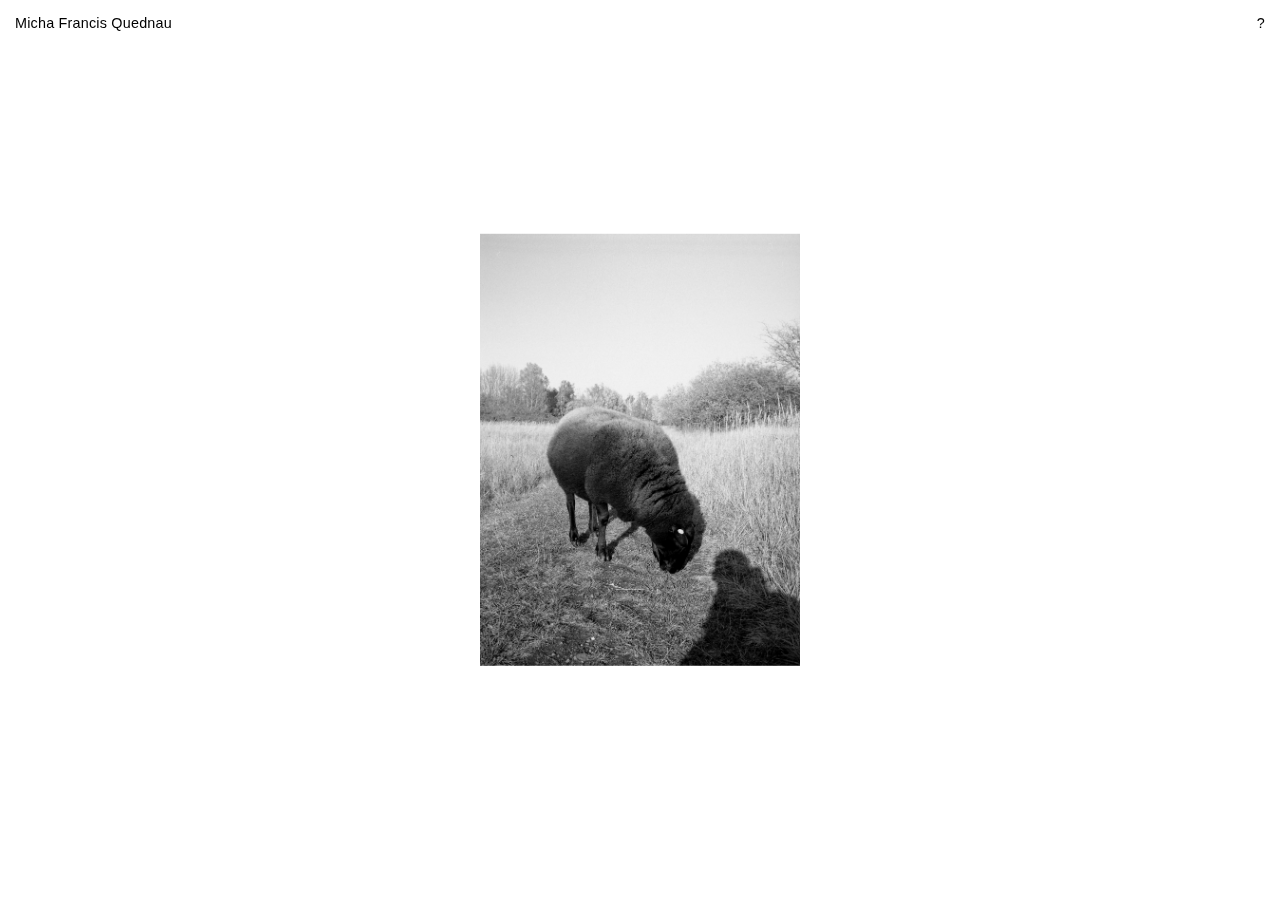
<file: index.html>
<!DOCTYPE html>
<html>
    <head>
        <link rel="stylesheet" href="stylesheet.css">
        <link rel="icon" type="image/png" href="/favicon.png"/>
        <title>M.F.Q.</title>
      </head>
<body>

<h1>Micha Francis Quednau</h1>
<h2><a href="about.html">?</a></h2>
<div id="info">
<img src="Neg_106.jpg">
</div>

</body>
</html>
</file>
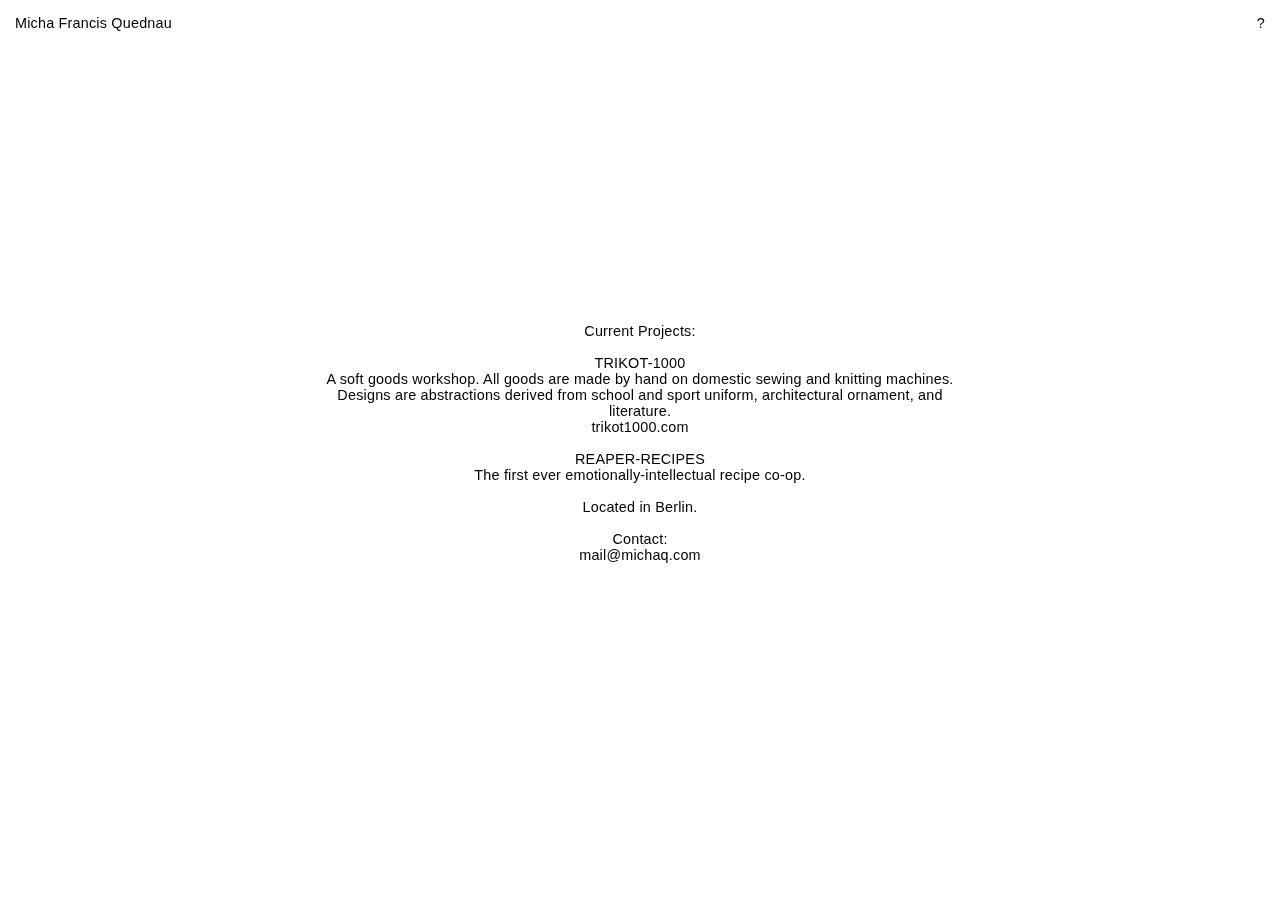
<file: about.html>
<!DOCTYPE html>
<html>
    <head>
        <link rel="stylesheet" href="stylesheet.css">
        <link rel="icon" type="image/png" href="/favicon.png"/>
        <title>M.F.Q.</title>
      </head>
<body>

<h1><a href="index.html">Micha Francis Quednau</a></h1>
<h2>?</h2>
<div id="info">
    Current Projects:
    <br><br>
    TRIKOT-1000
    <br>
    A soft goods workshop. All goods are made by hand on domestic sewing and knitting machines. Designs are abstractions derived from school and sport uniform, architectural ornament, and literature.
  <br><a href="https://www.trikot1000.com/">trikot1000.com</a><br><br>
    REAPER-RECIPES
    <br>
    The first ever emotionally-intellectual recipe co-op.
    <br><br>
    Located in Berlin.
    <br><br>
    Contact:
    <br>
    mail@michaq.com
    </p>
</div>

</body>
</html>
</file>
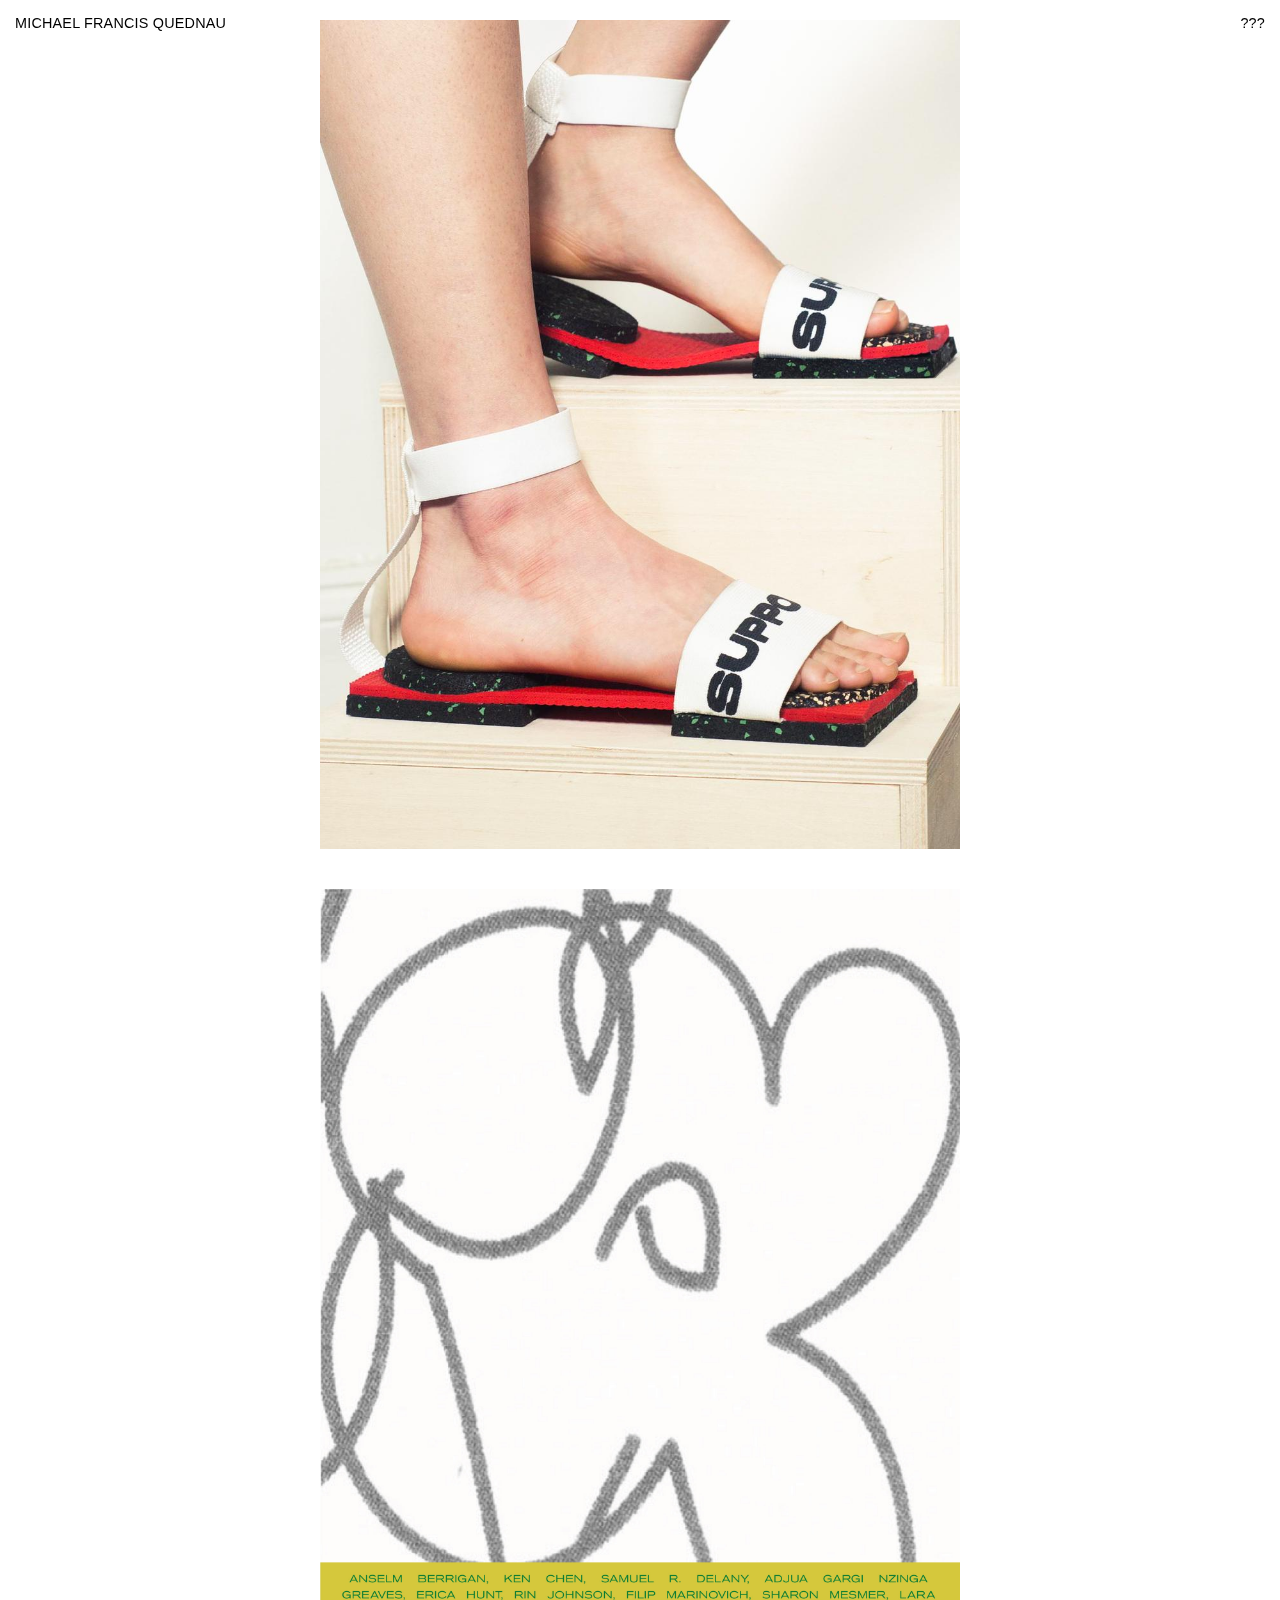
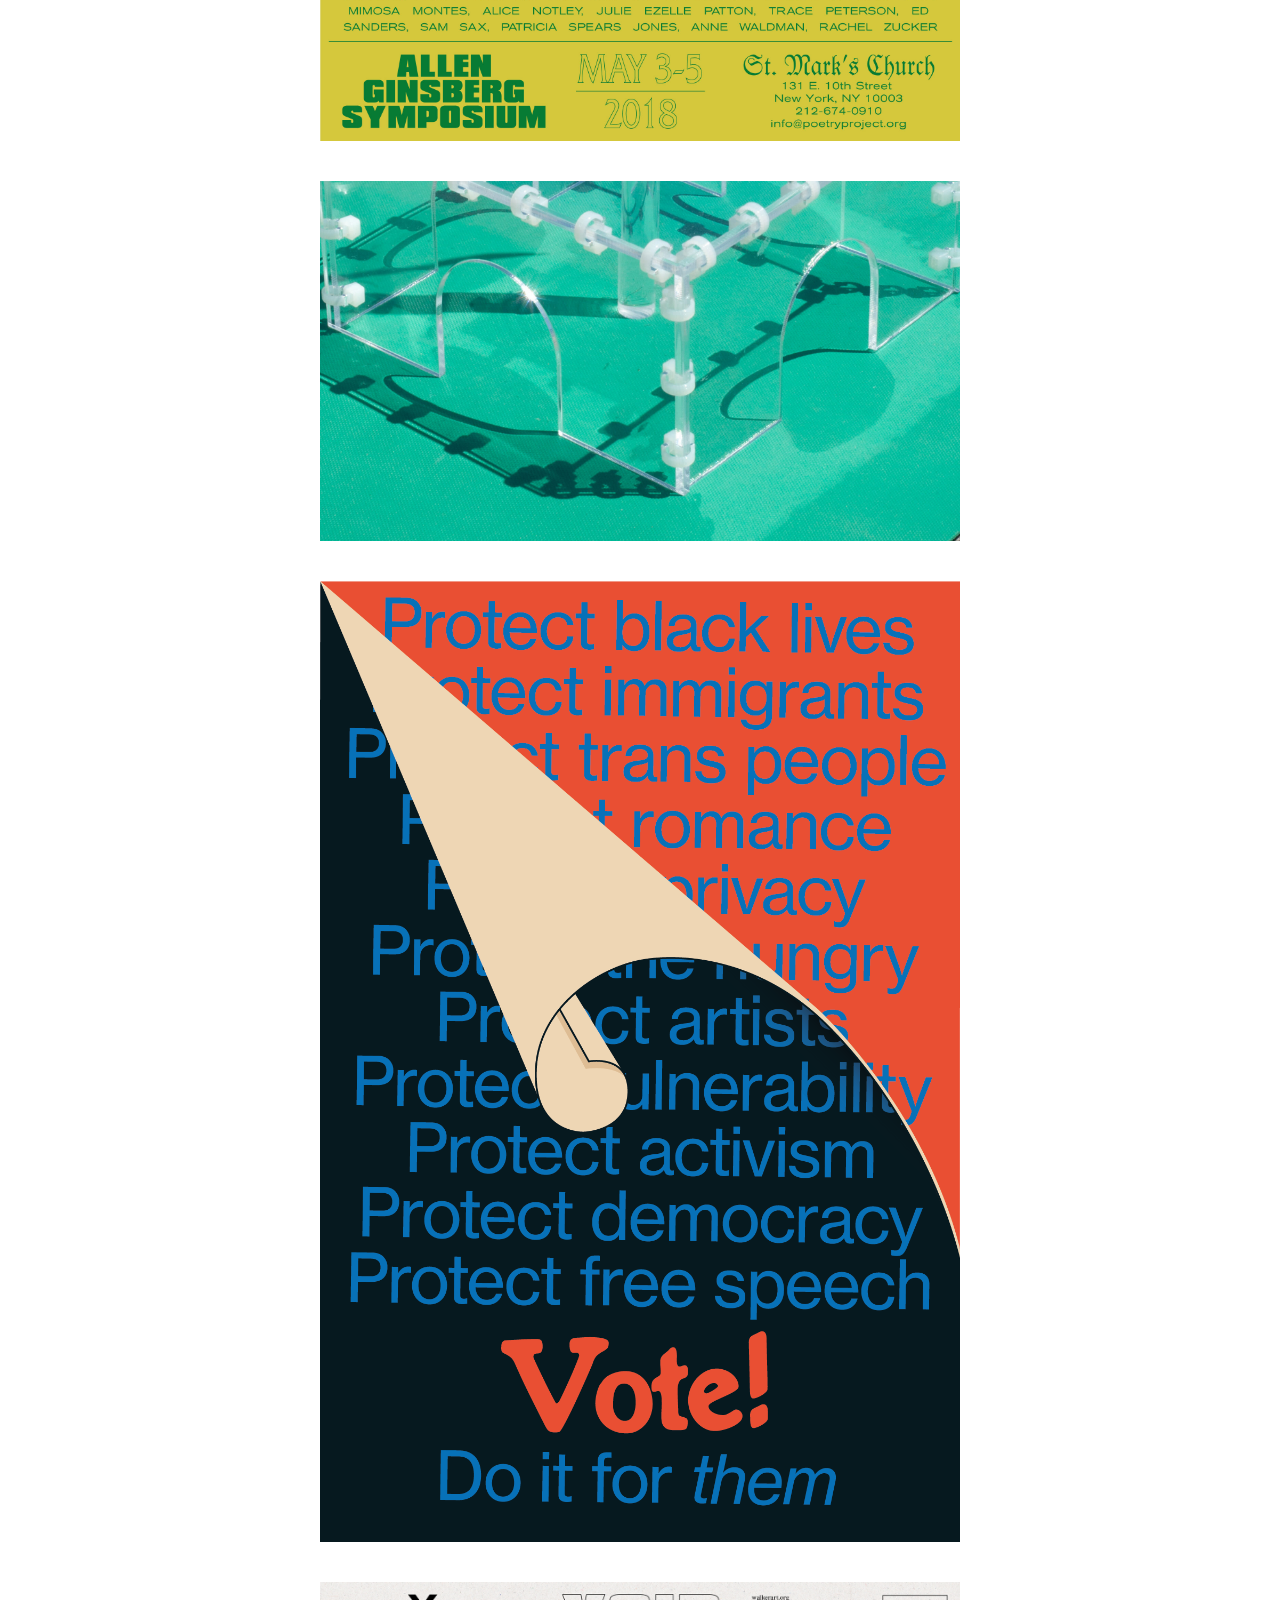
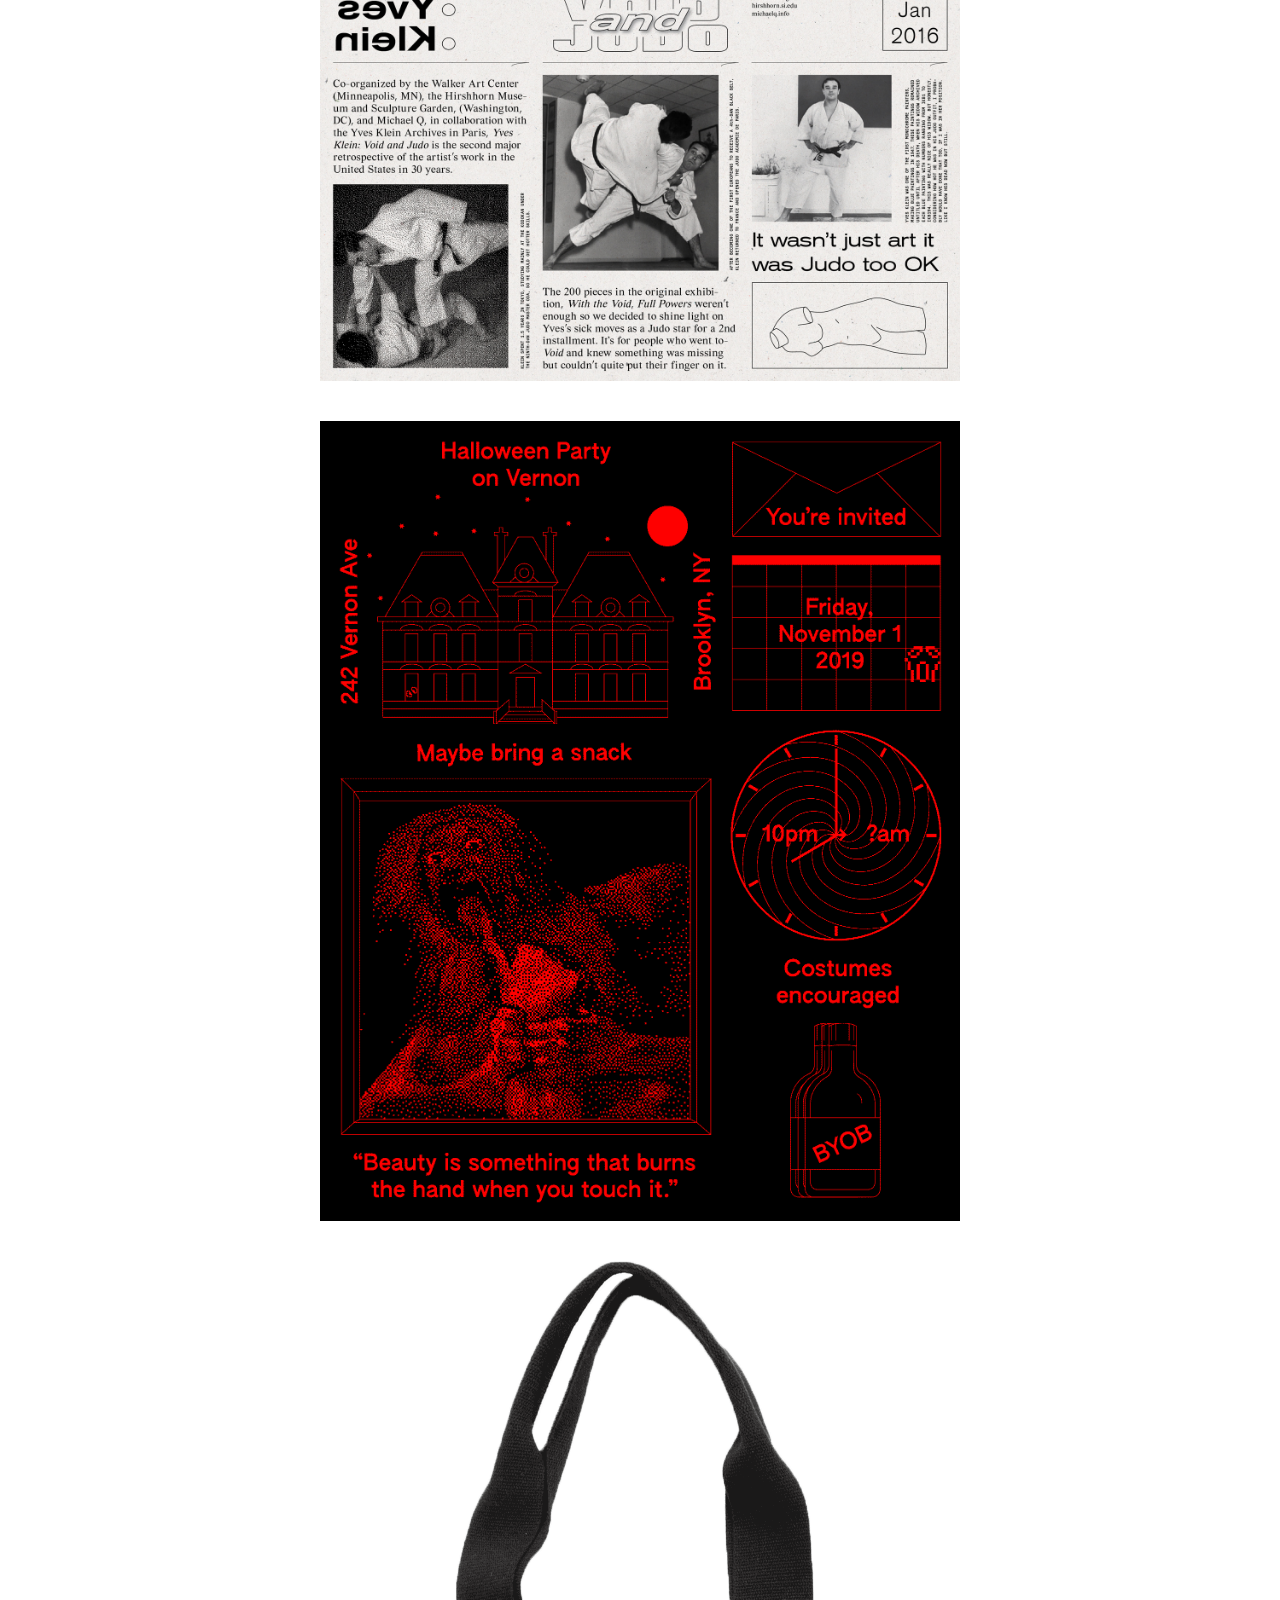
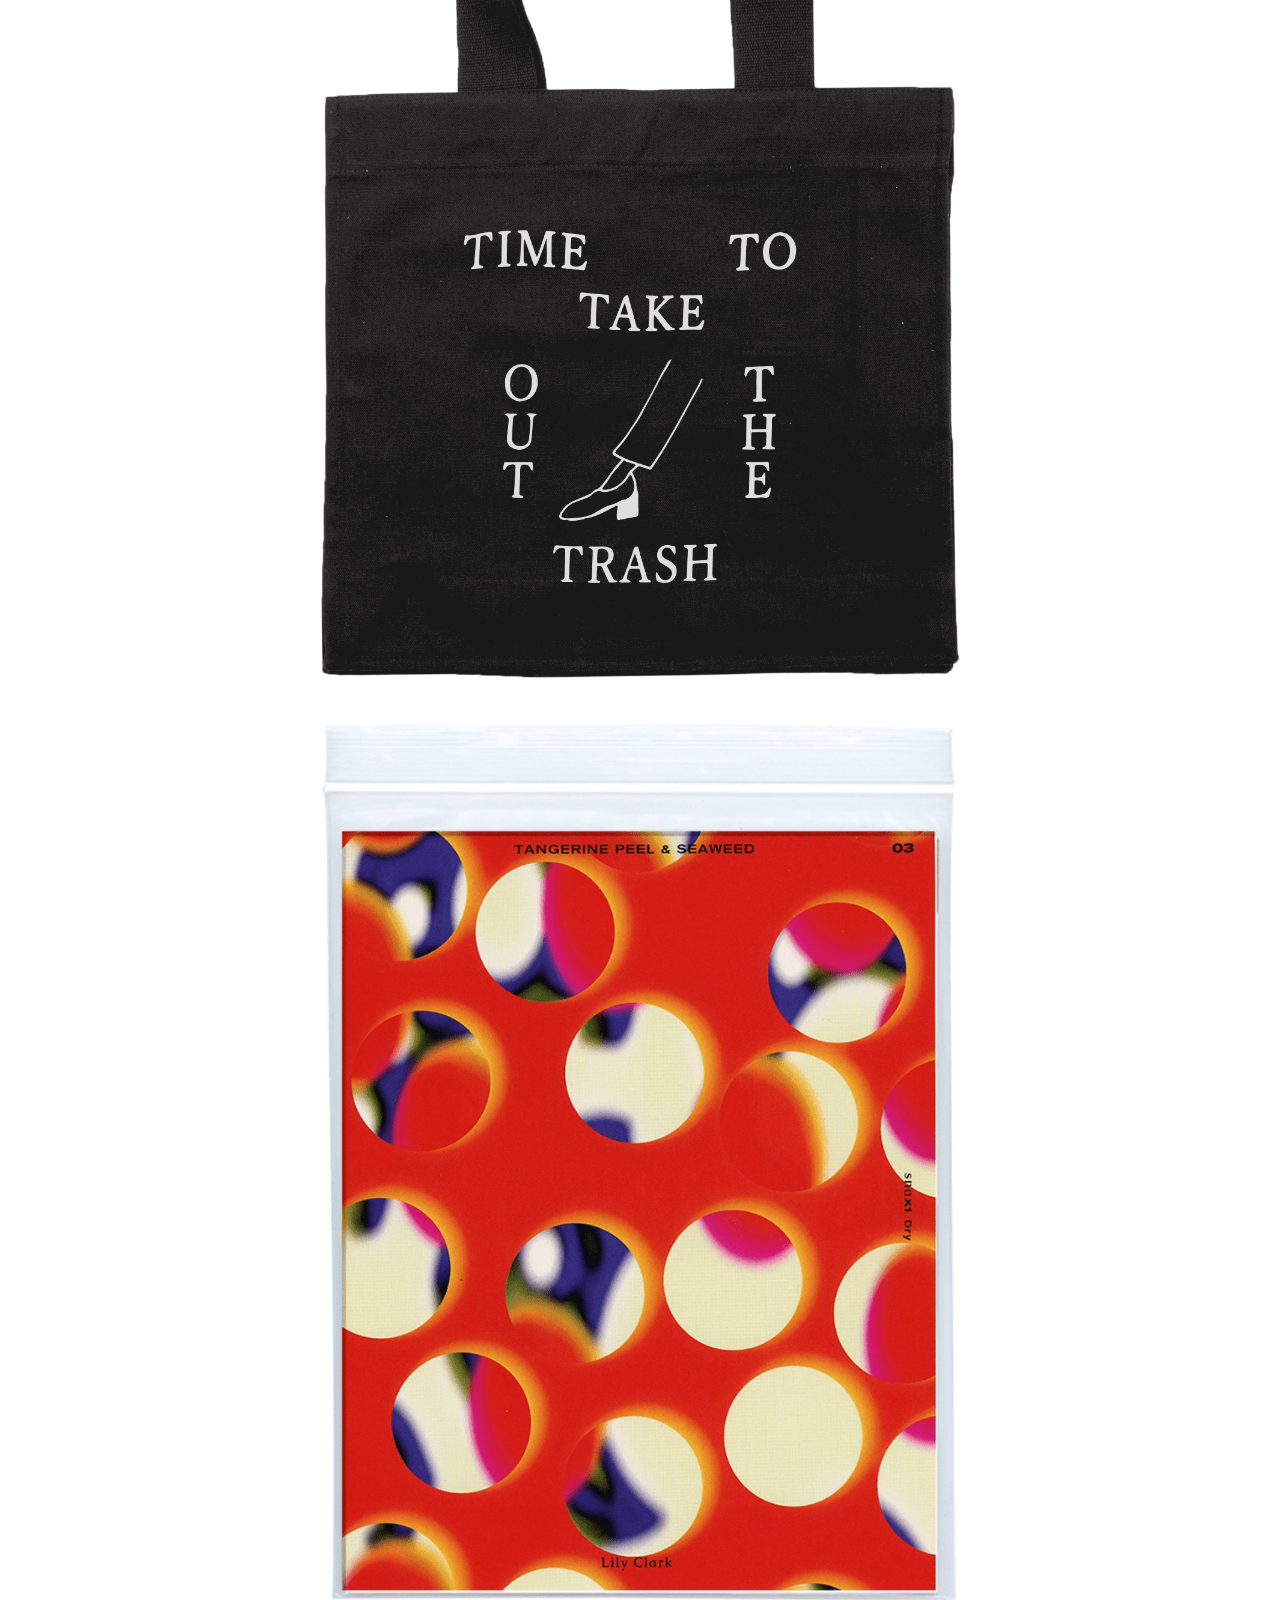
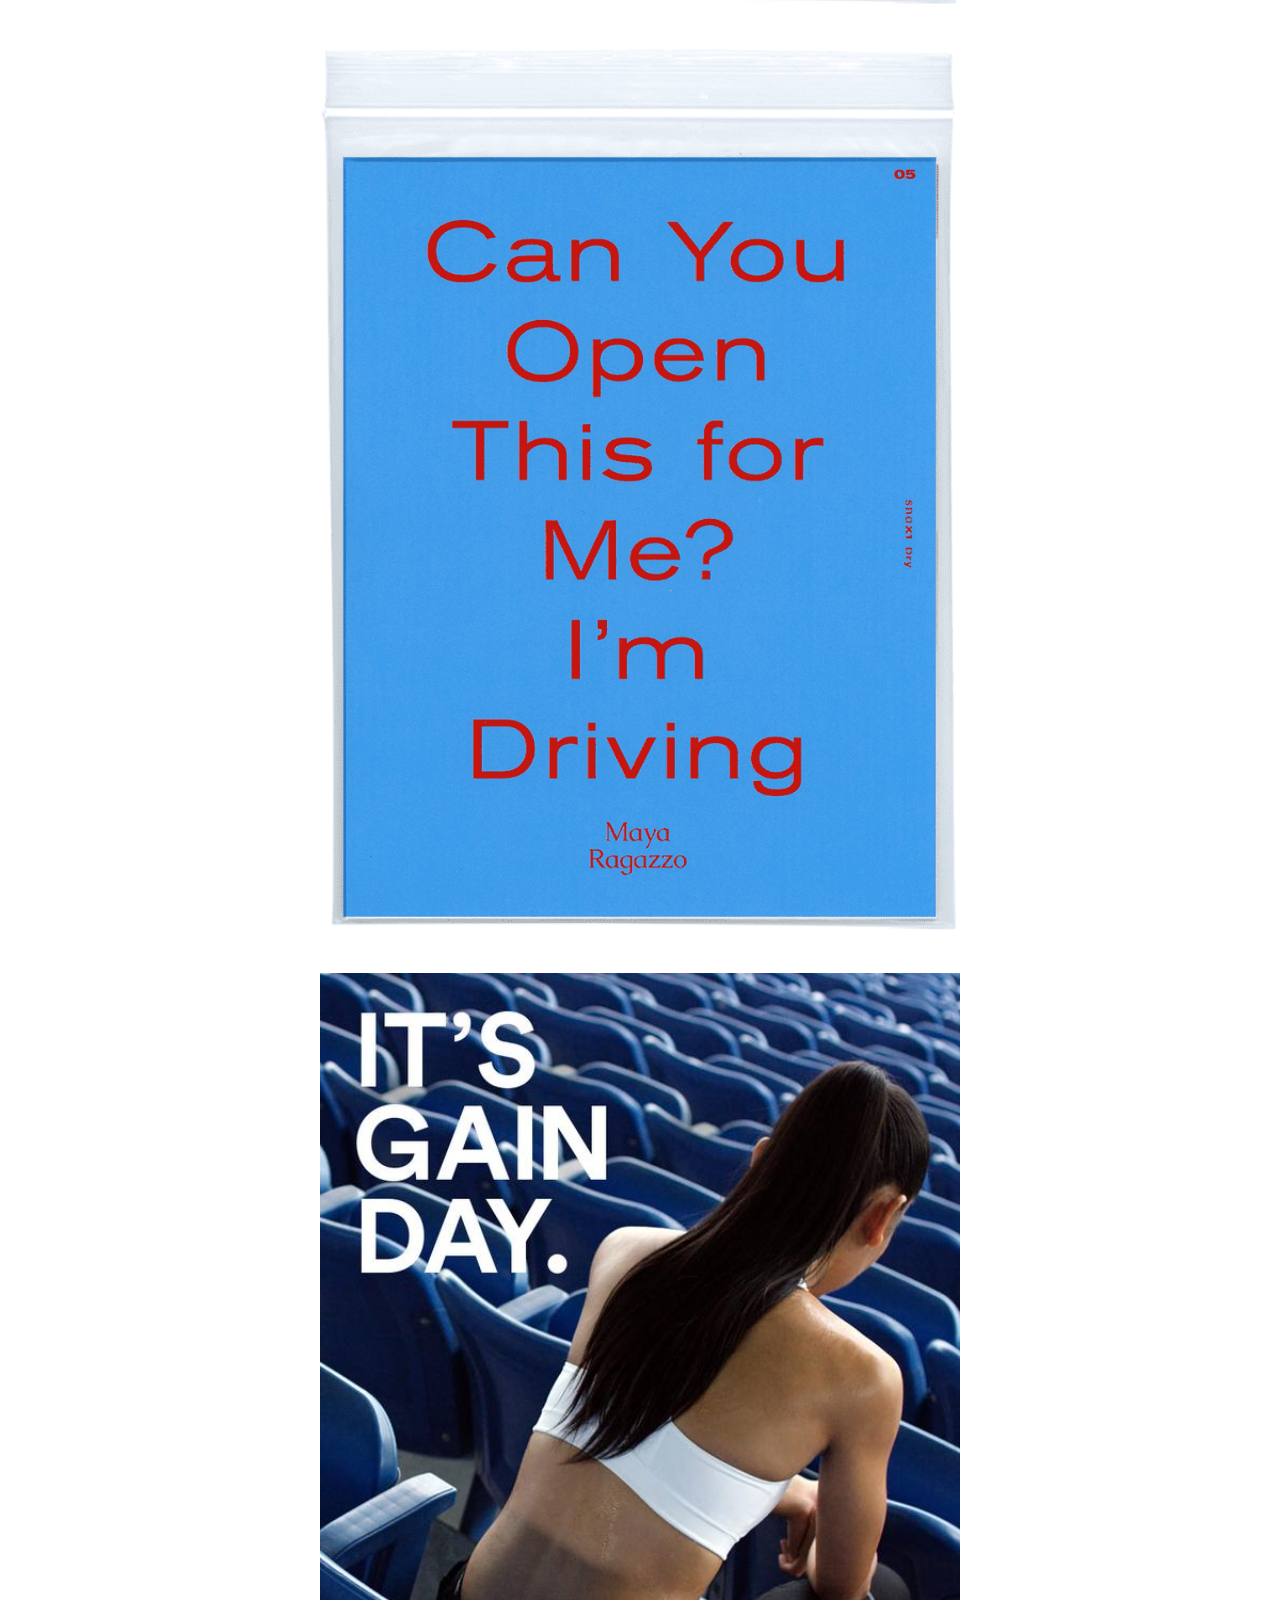
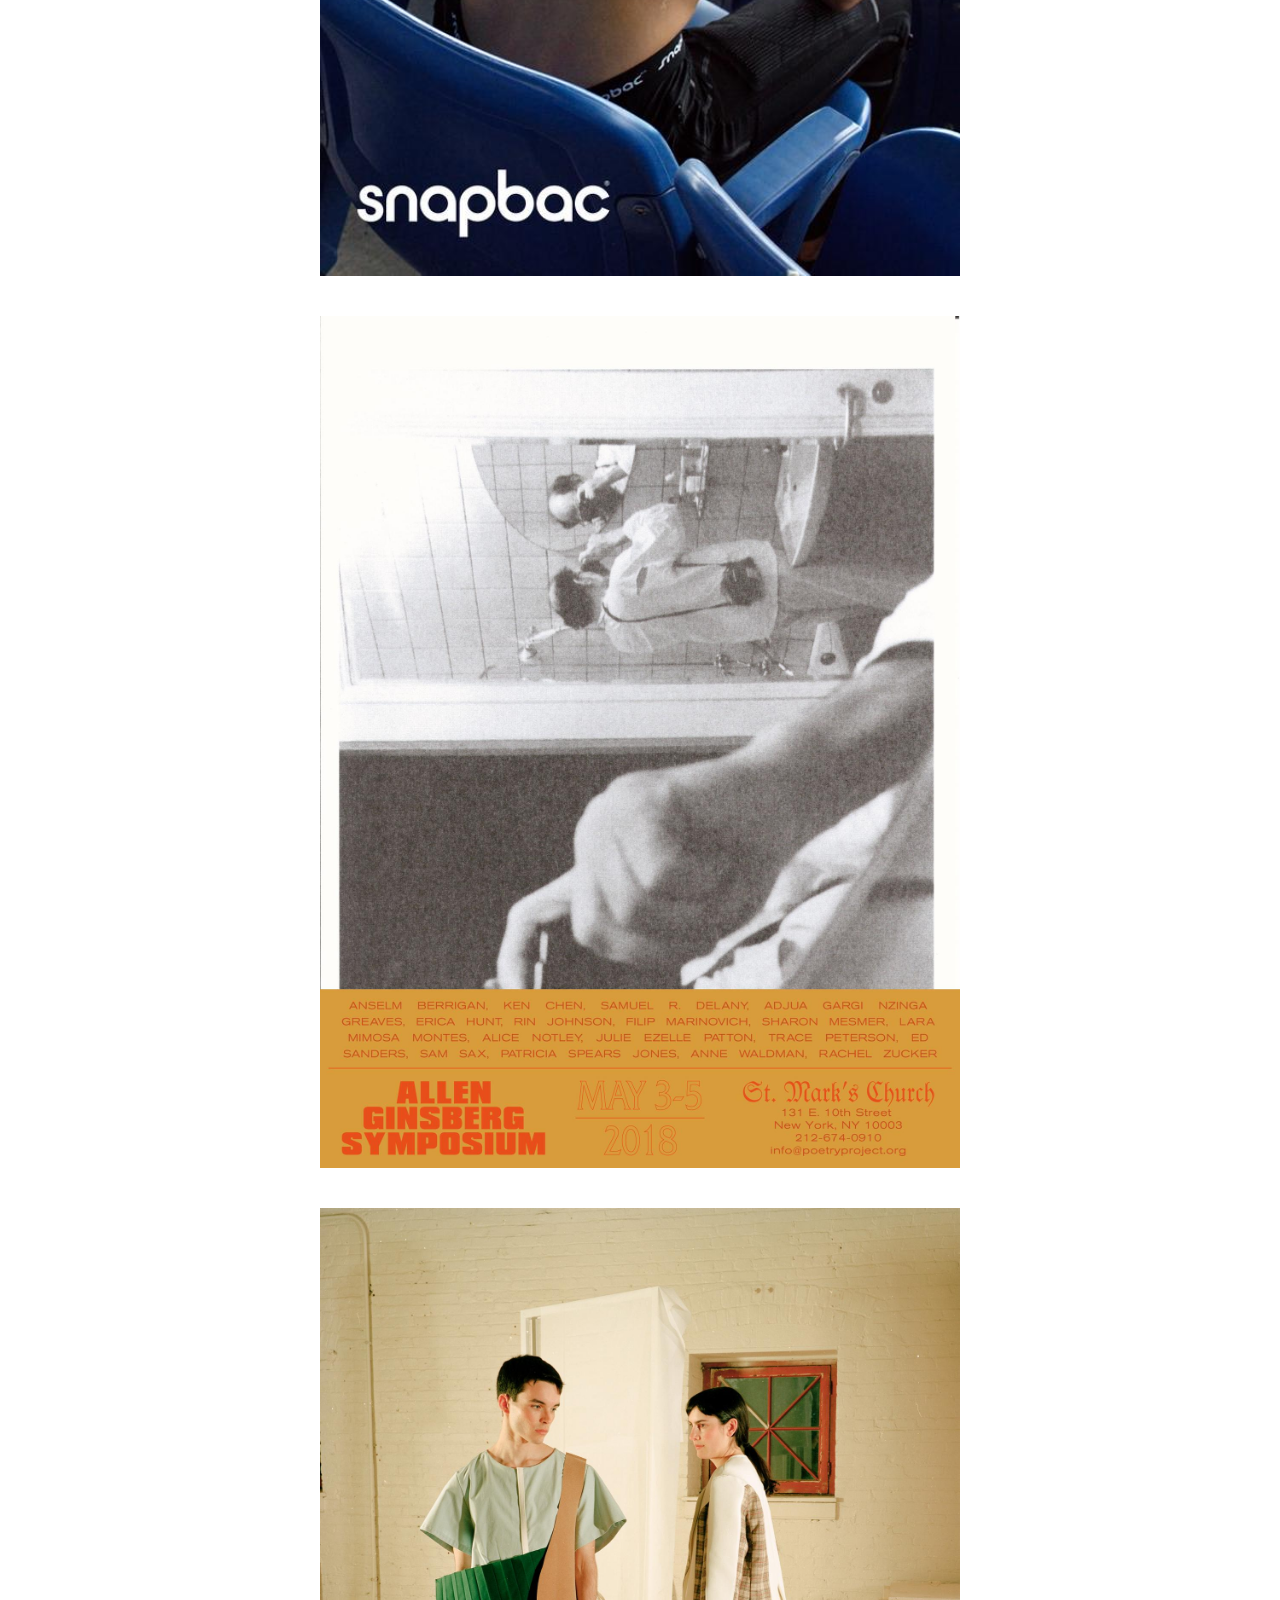
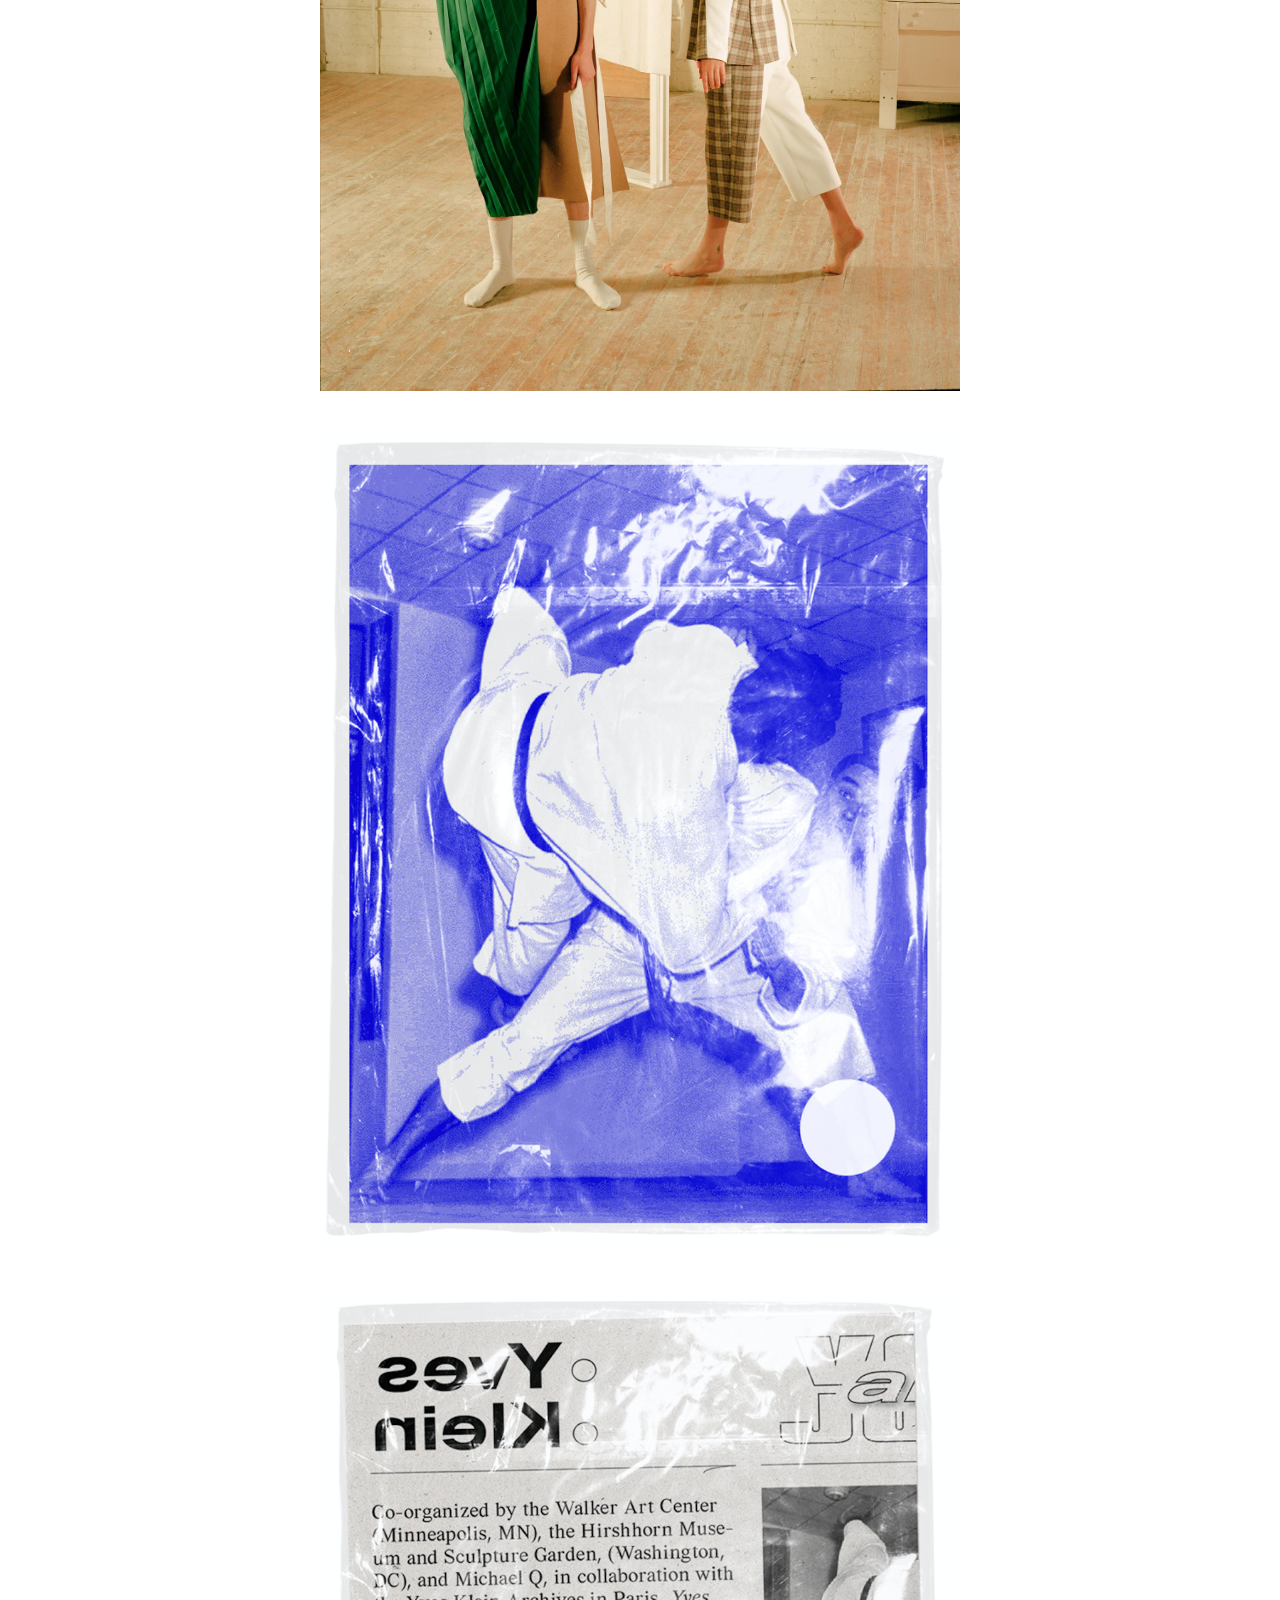
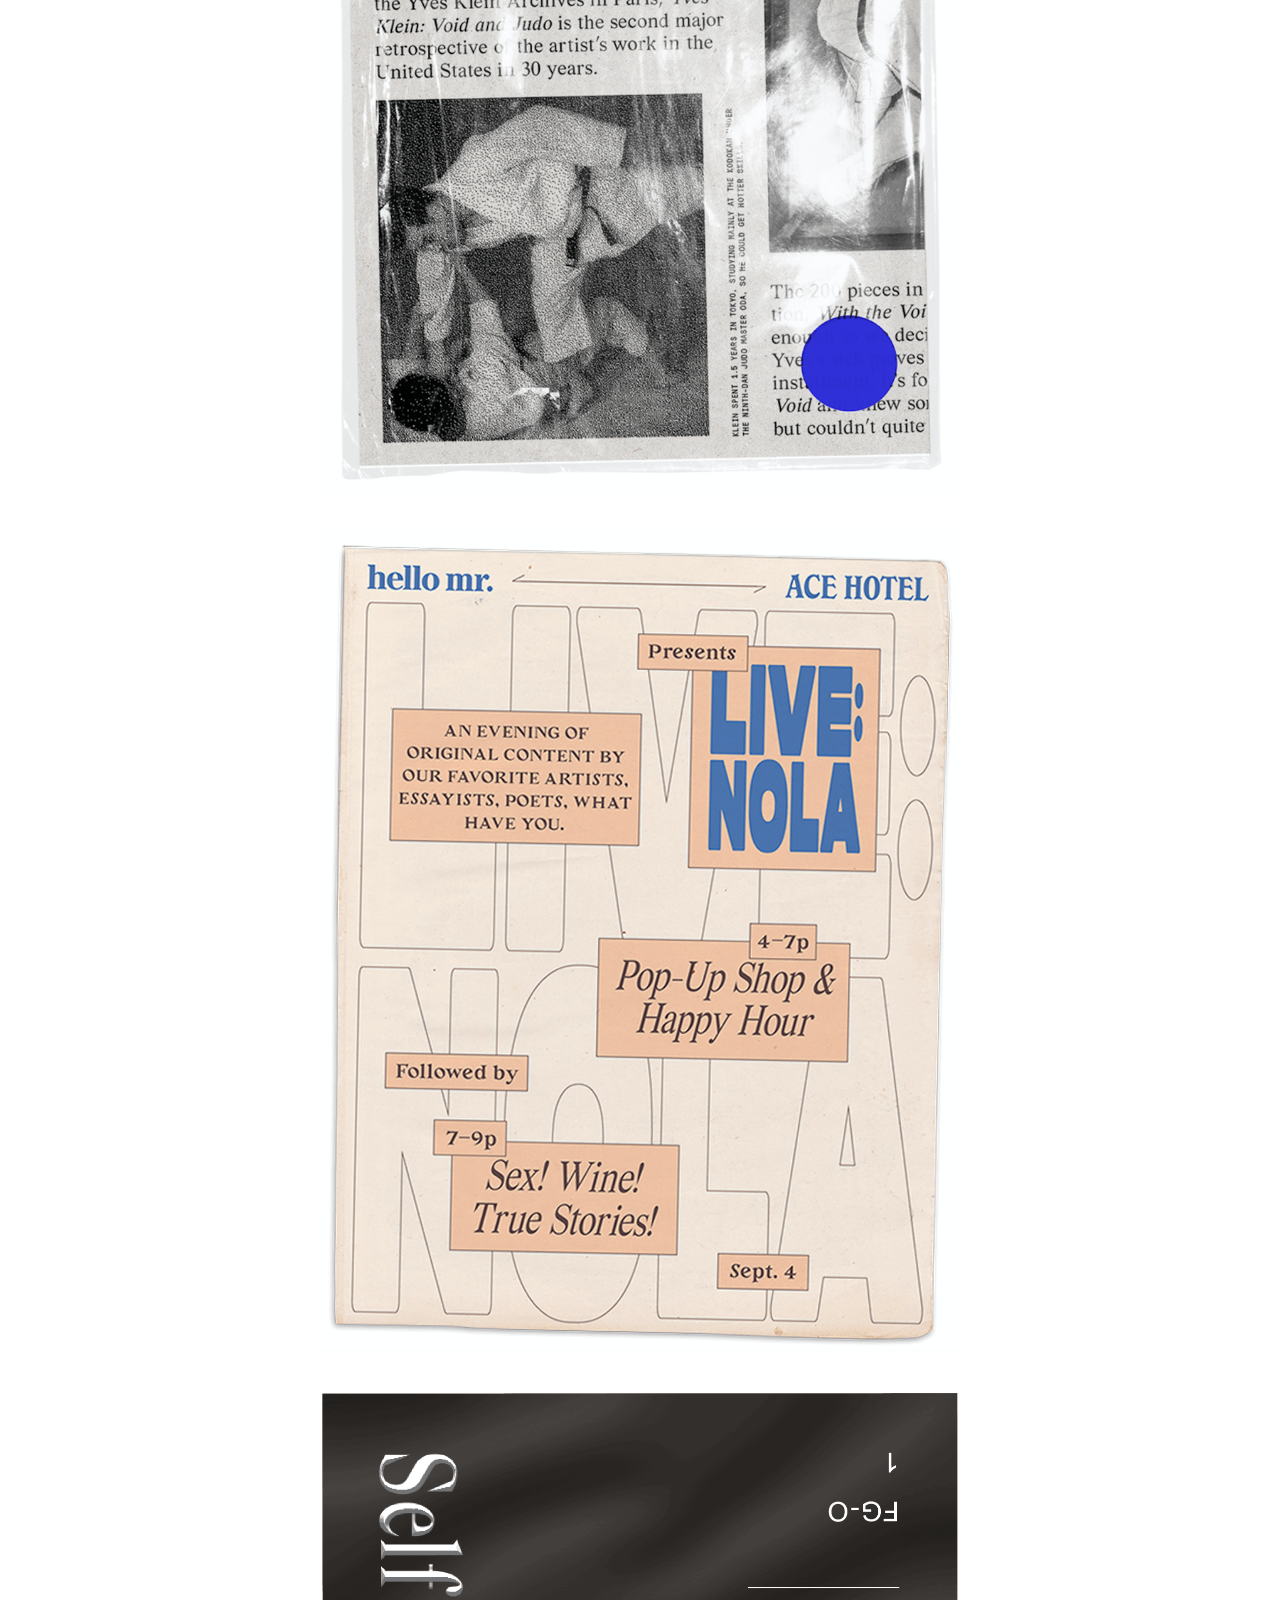
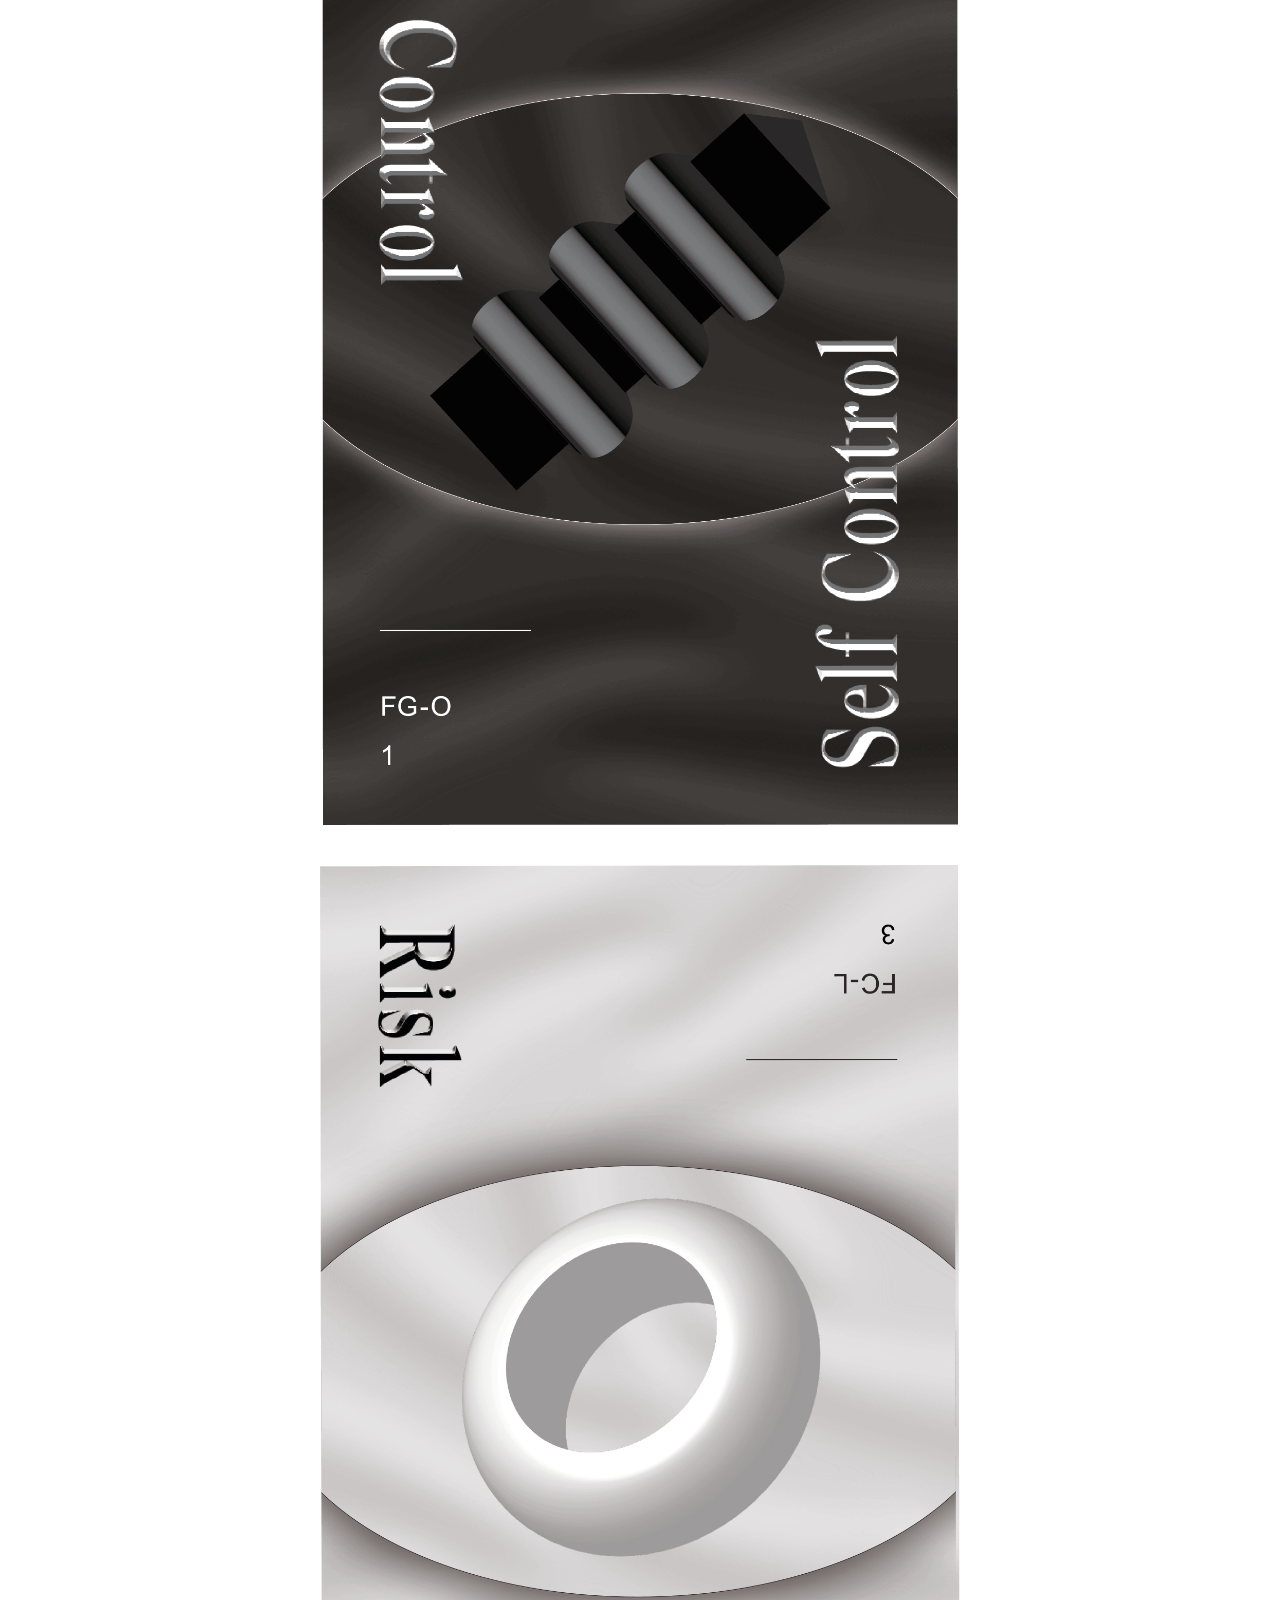
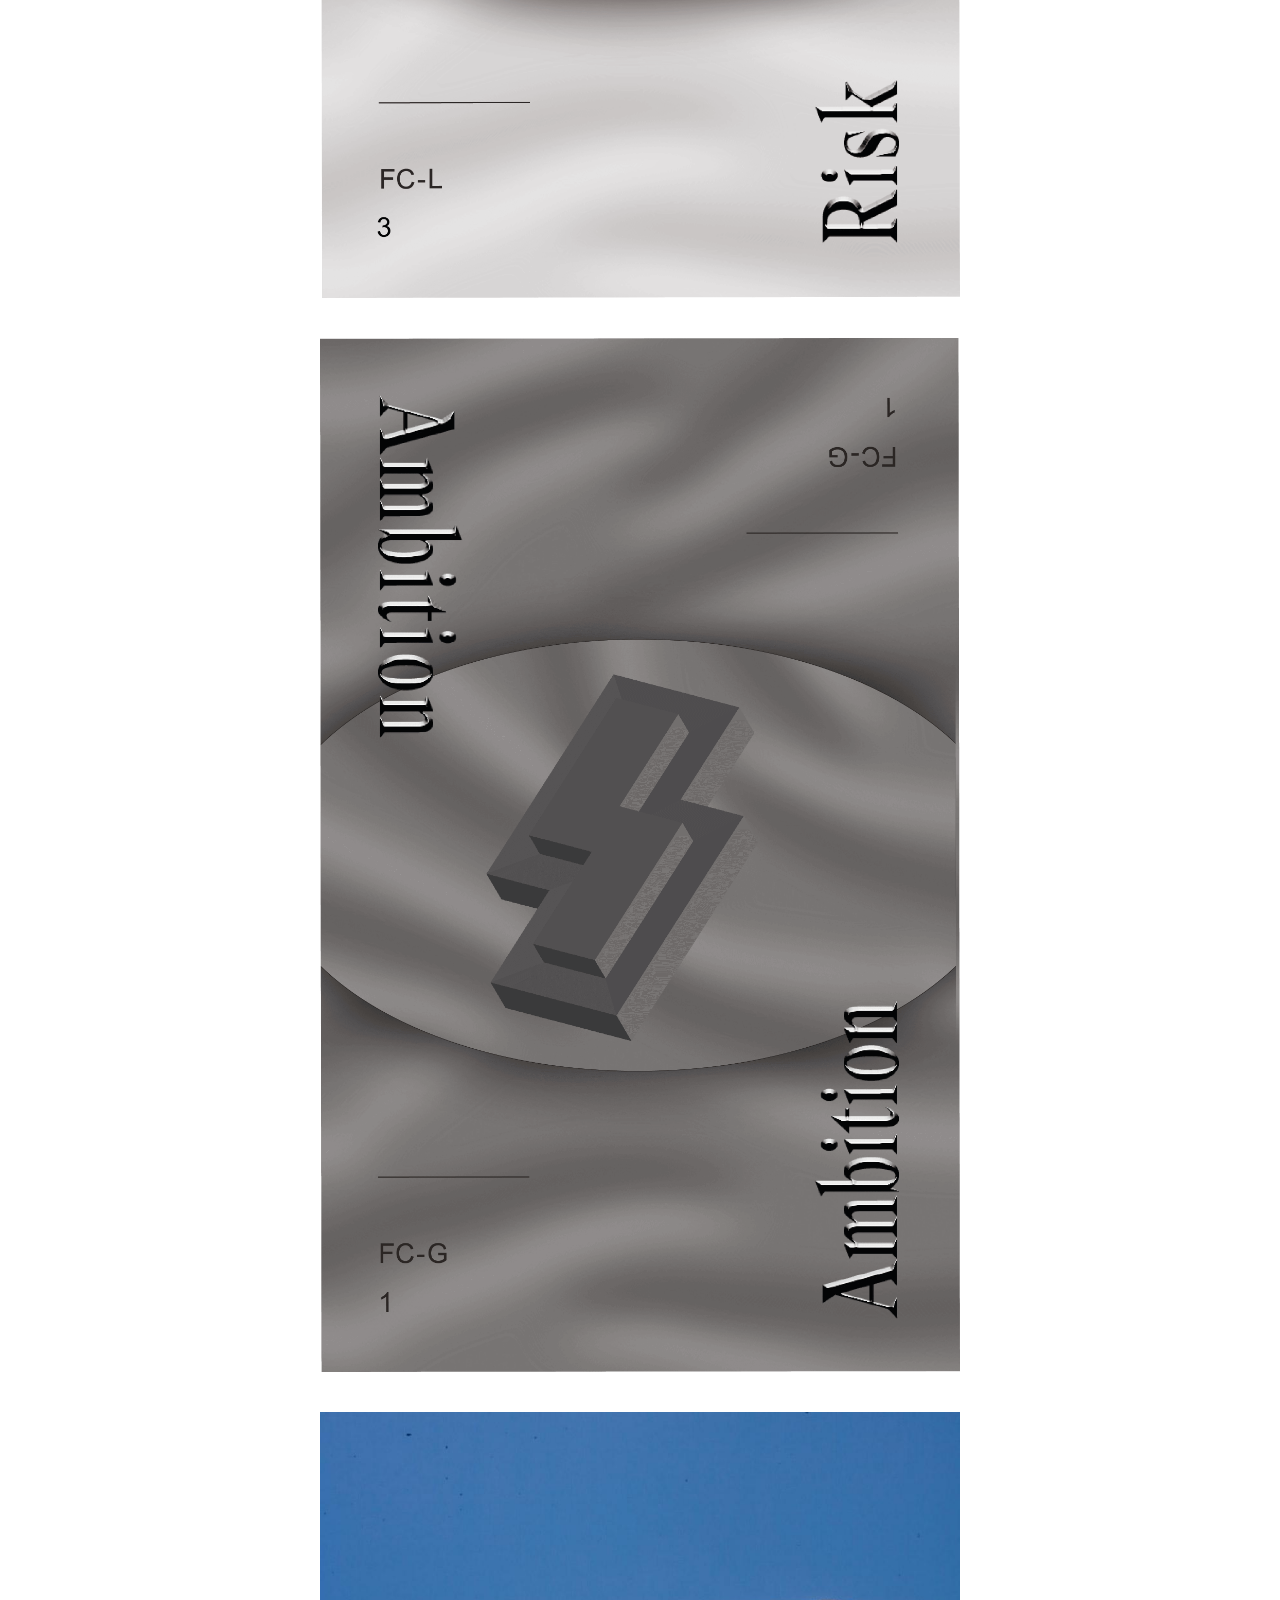
<file: index1.html>
<!DOCTYPE html>
<html>
    <head>
        <link rel="stylesheet" href="stylesheet.css">
        <link rel="icon" type="image/png" href="/favicon.png"/>
        <title>M.F.Q.</title>
      </head>
<body>

<h1>MICHAEL FRANCIS QUEDNAU</h1>
<h2><a href="about.html">???</a></h2>

<div>
    <img src="1.png">
    <img src="2.png">
    <img src="3.png">
    <img src="4.png">
    <img src="5.png">
    <img src="6.gif">
    <img src="7.png">
    <img src="8.png">
    <img src="9.png">
    <img src="10.png">
    <img src="11.png">
    <img src="12.png">
    <img src="13.png">
    <img src="14.png">
    <img src="15.png">
    <img src="16.png">
    <img src="17.png">
    <img src="18.png">
    <img src="19.png">
    <img src="20.png">
    <img src="21.png">
    <img src="22.png">
    <img src="23.png">
    <img src="24.png">
    <img src="25.png">
    <img src="26.gif">
    <img src="27.png">
    <img src="28.png">
    <img src="29.png">
    <img src="30.png">
    <img src="31.png">
    <img src="32.png">
    <img src="33.png">
    <img src="34.png">
    <img src="36.png">
</div>

</body>
</html>
</file>
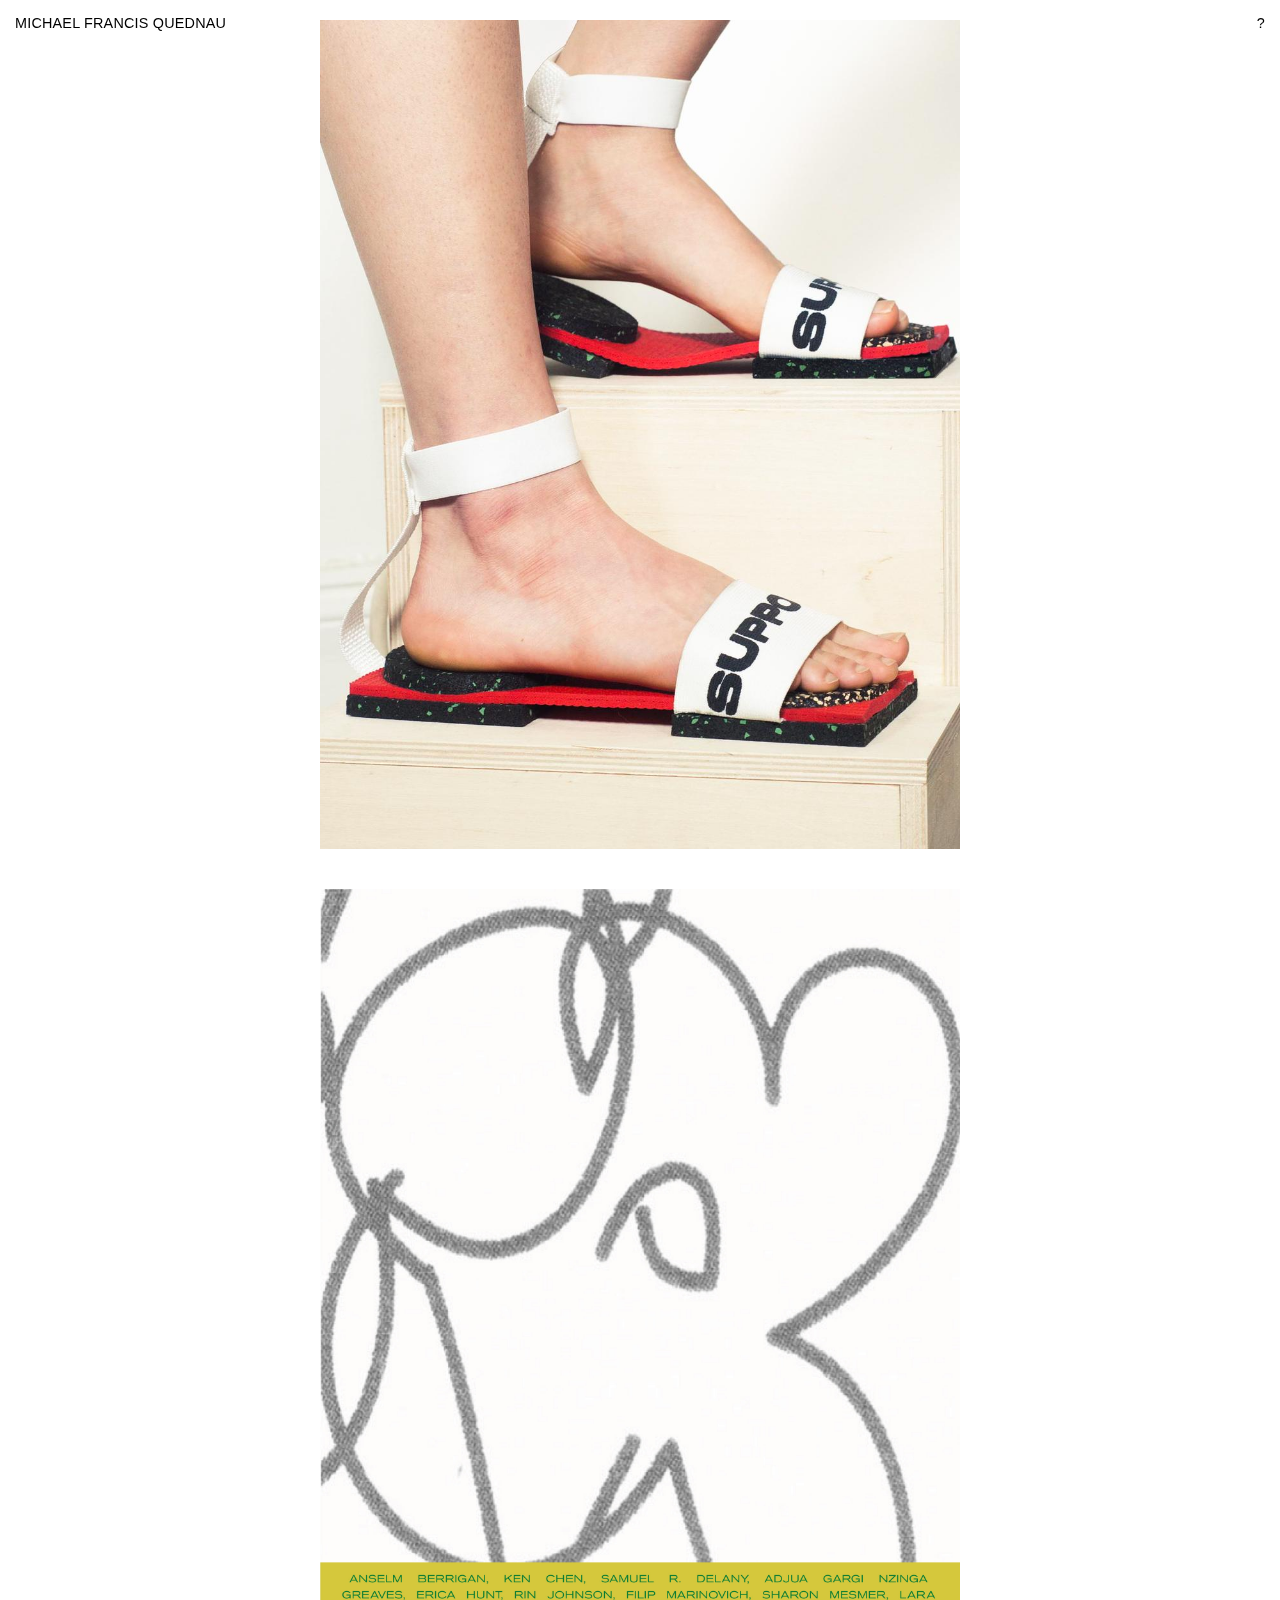
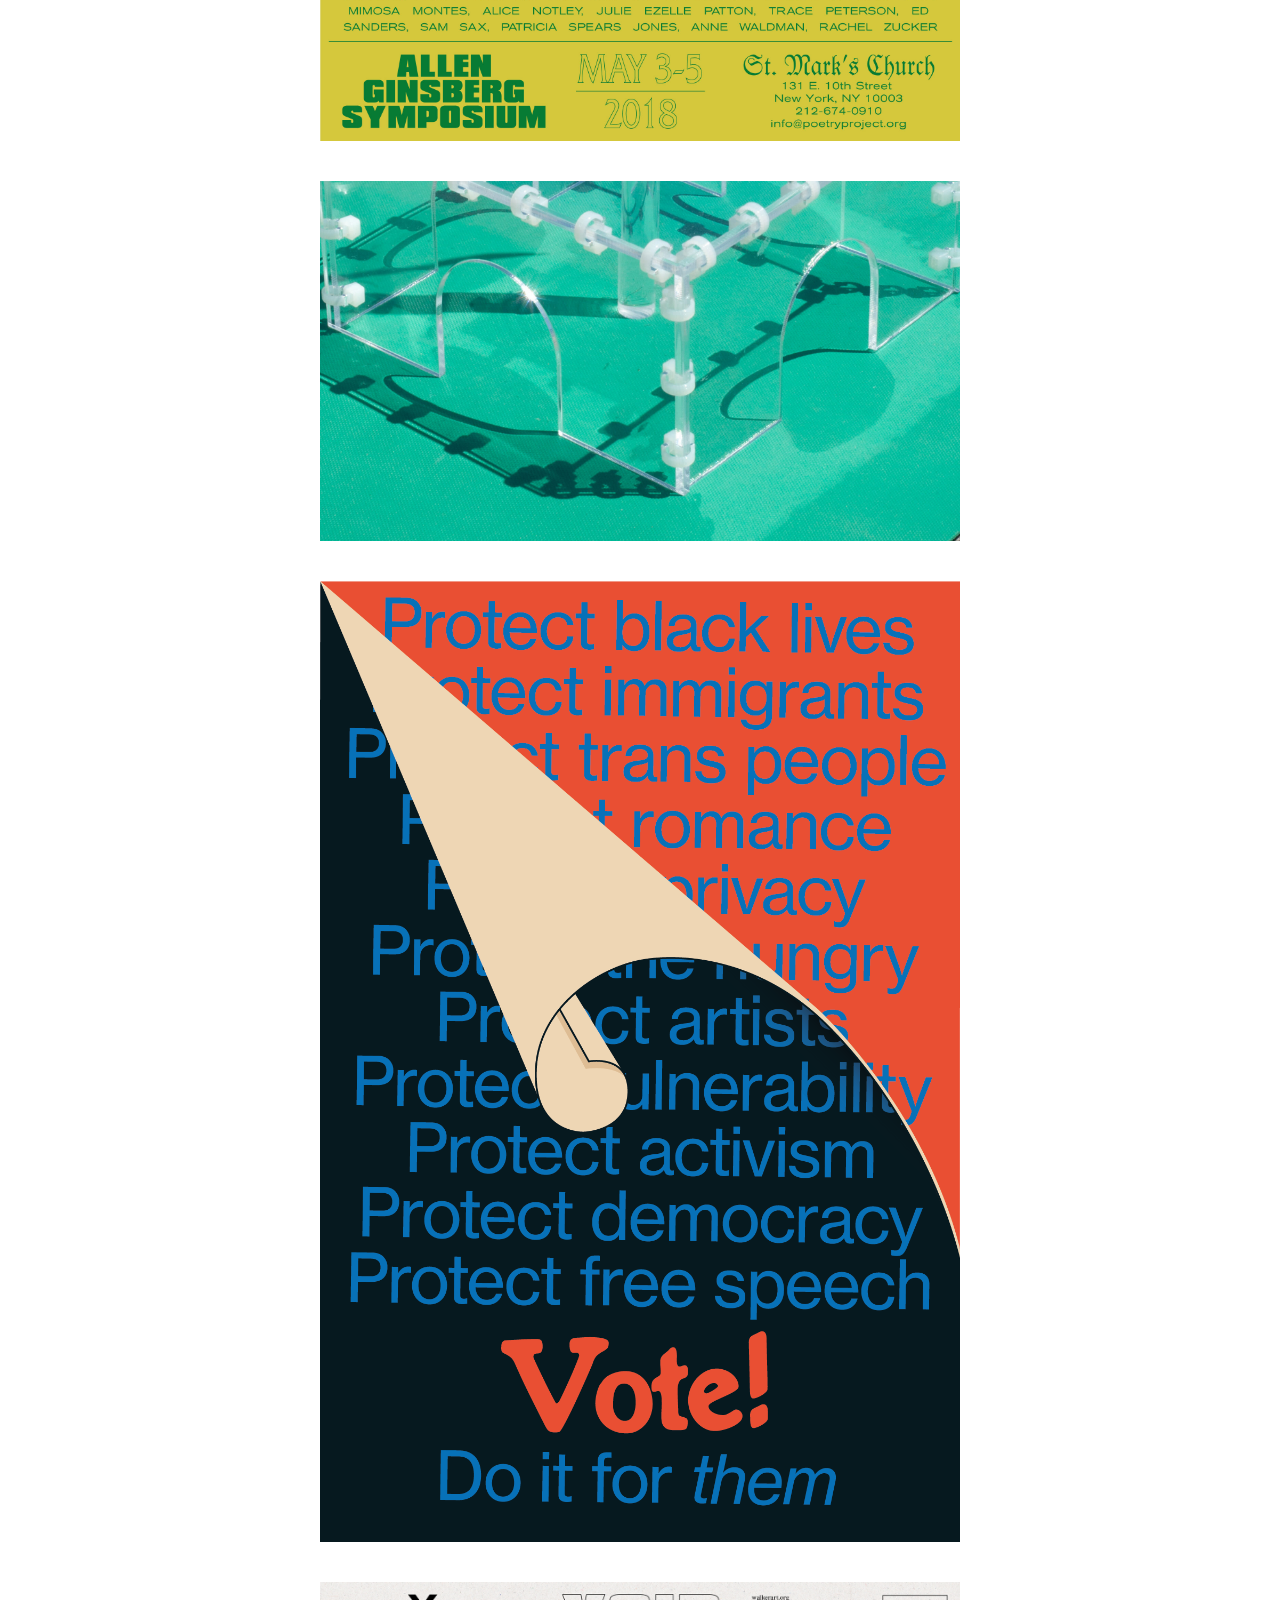
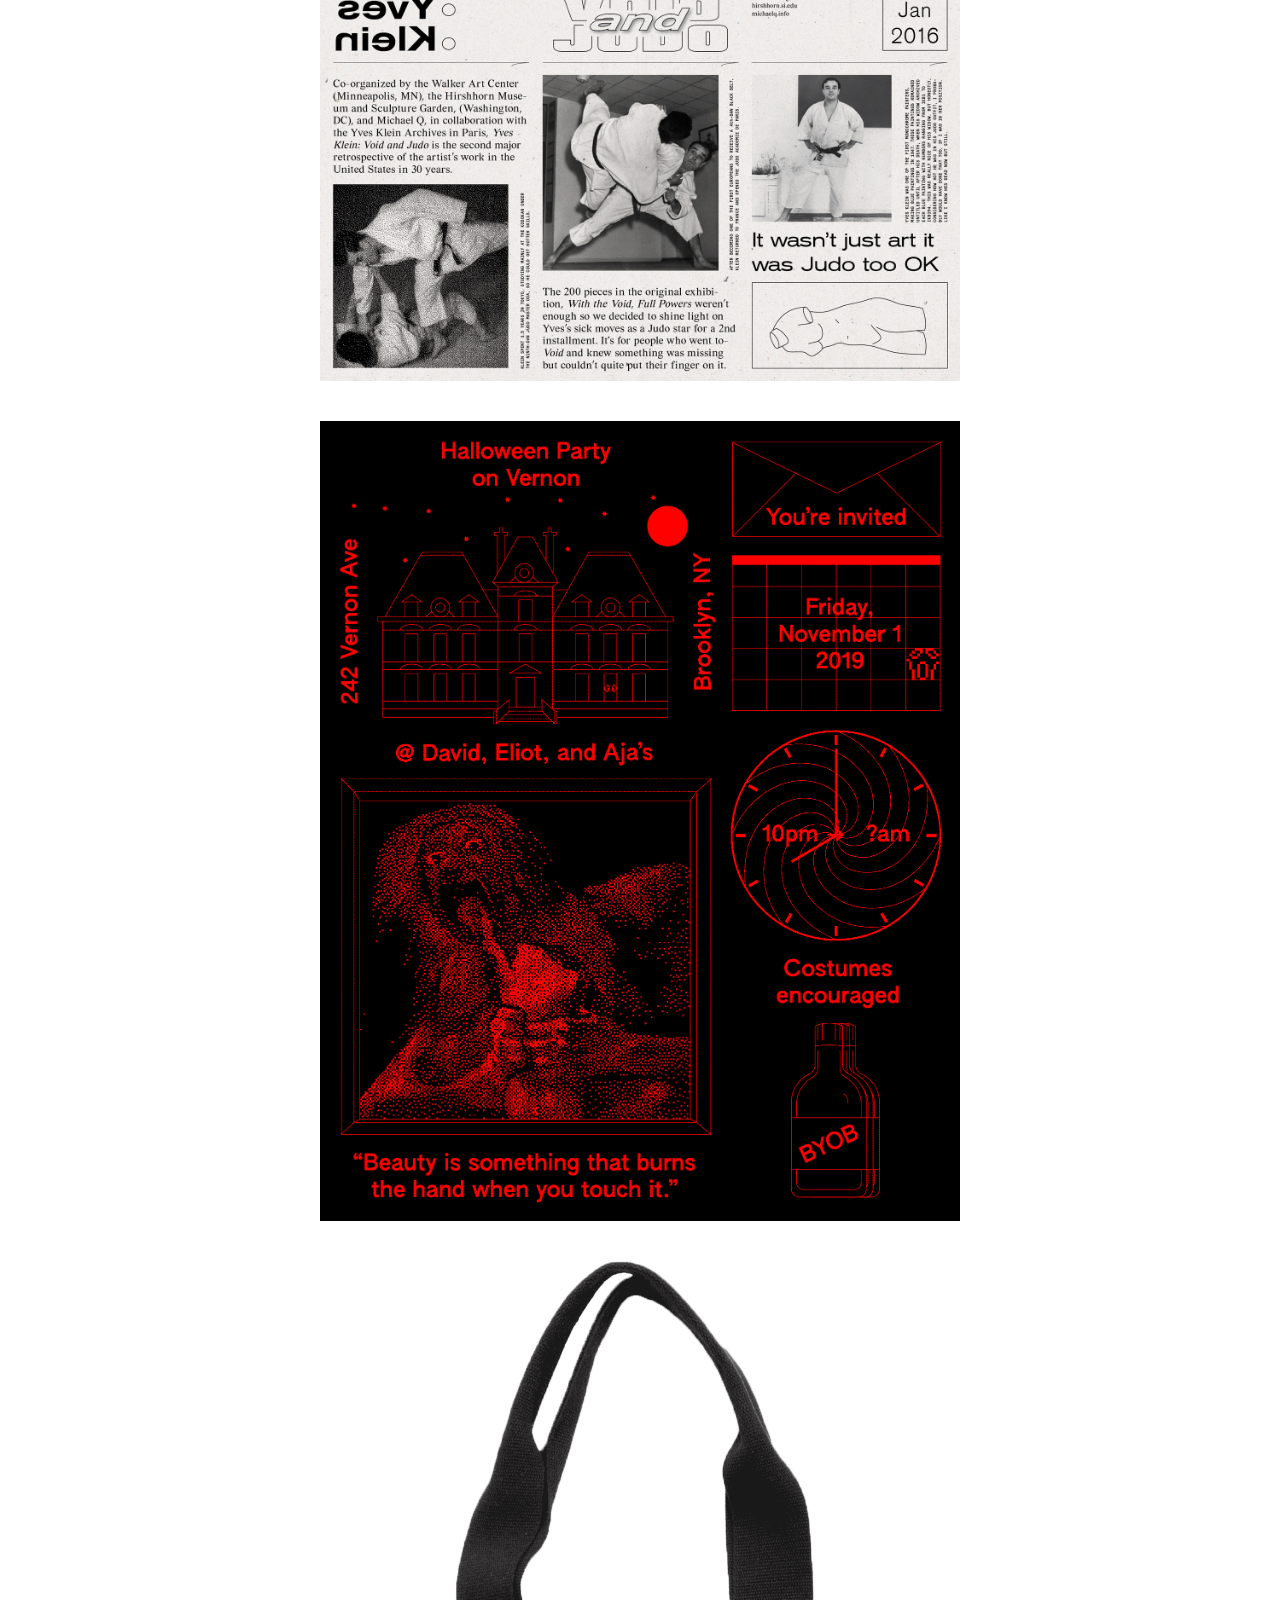
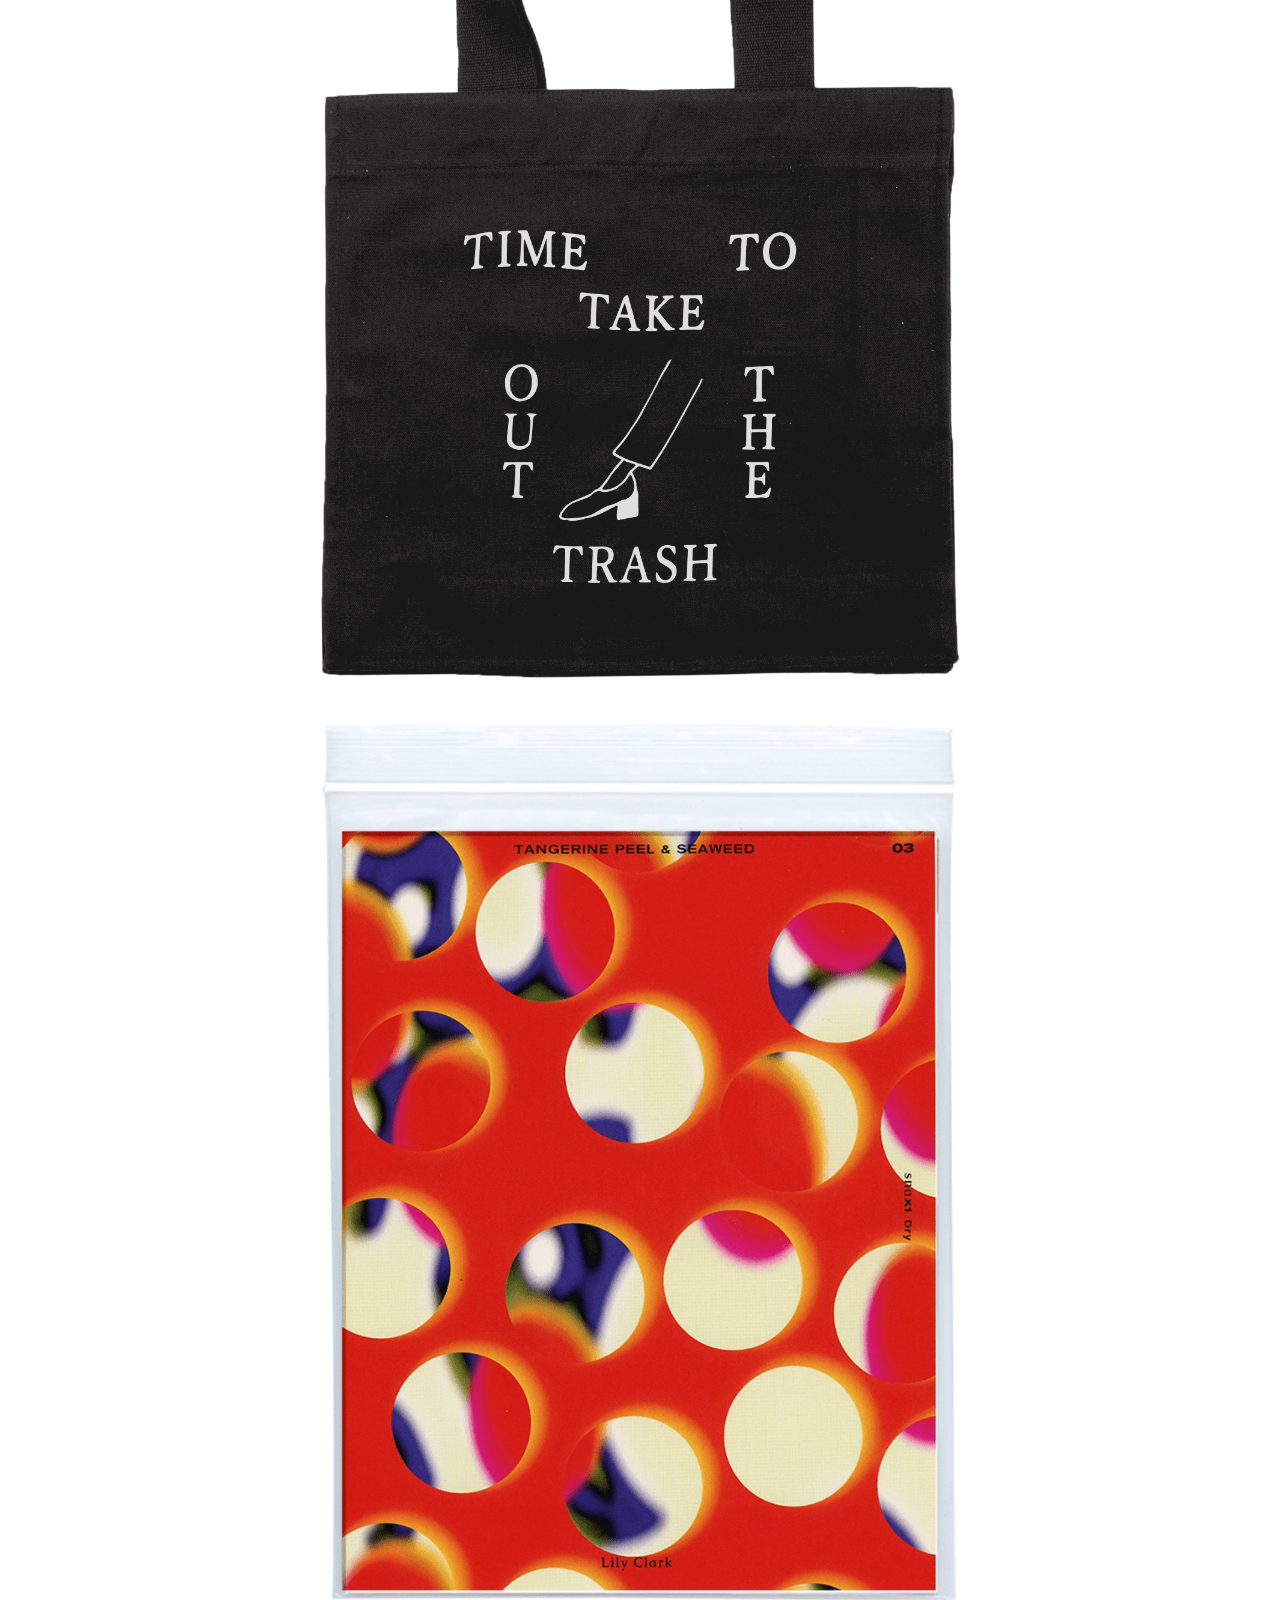
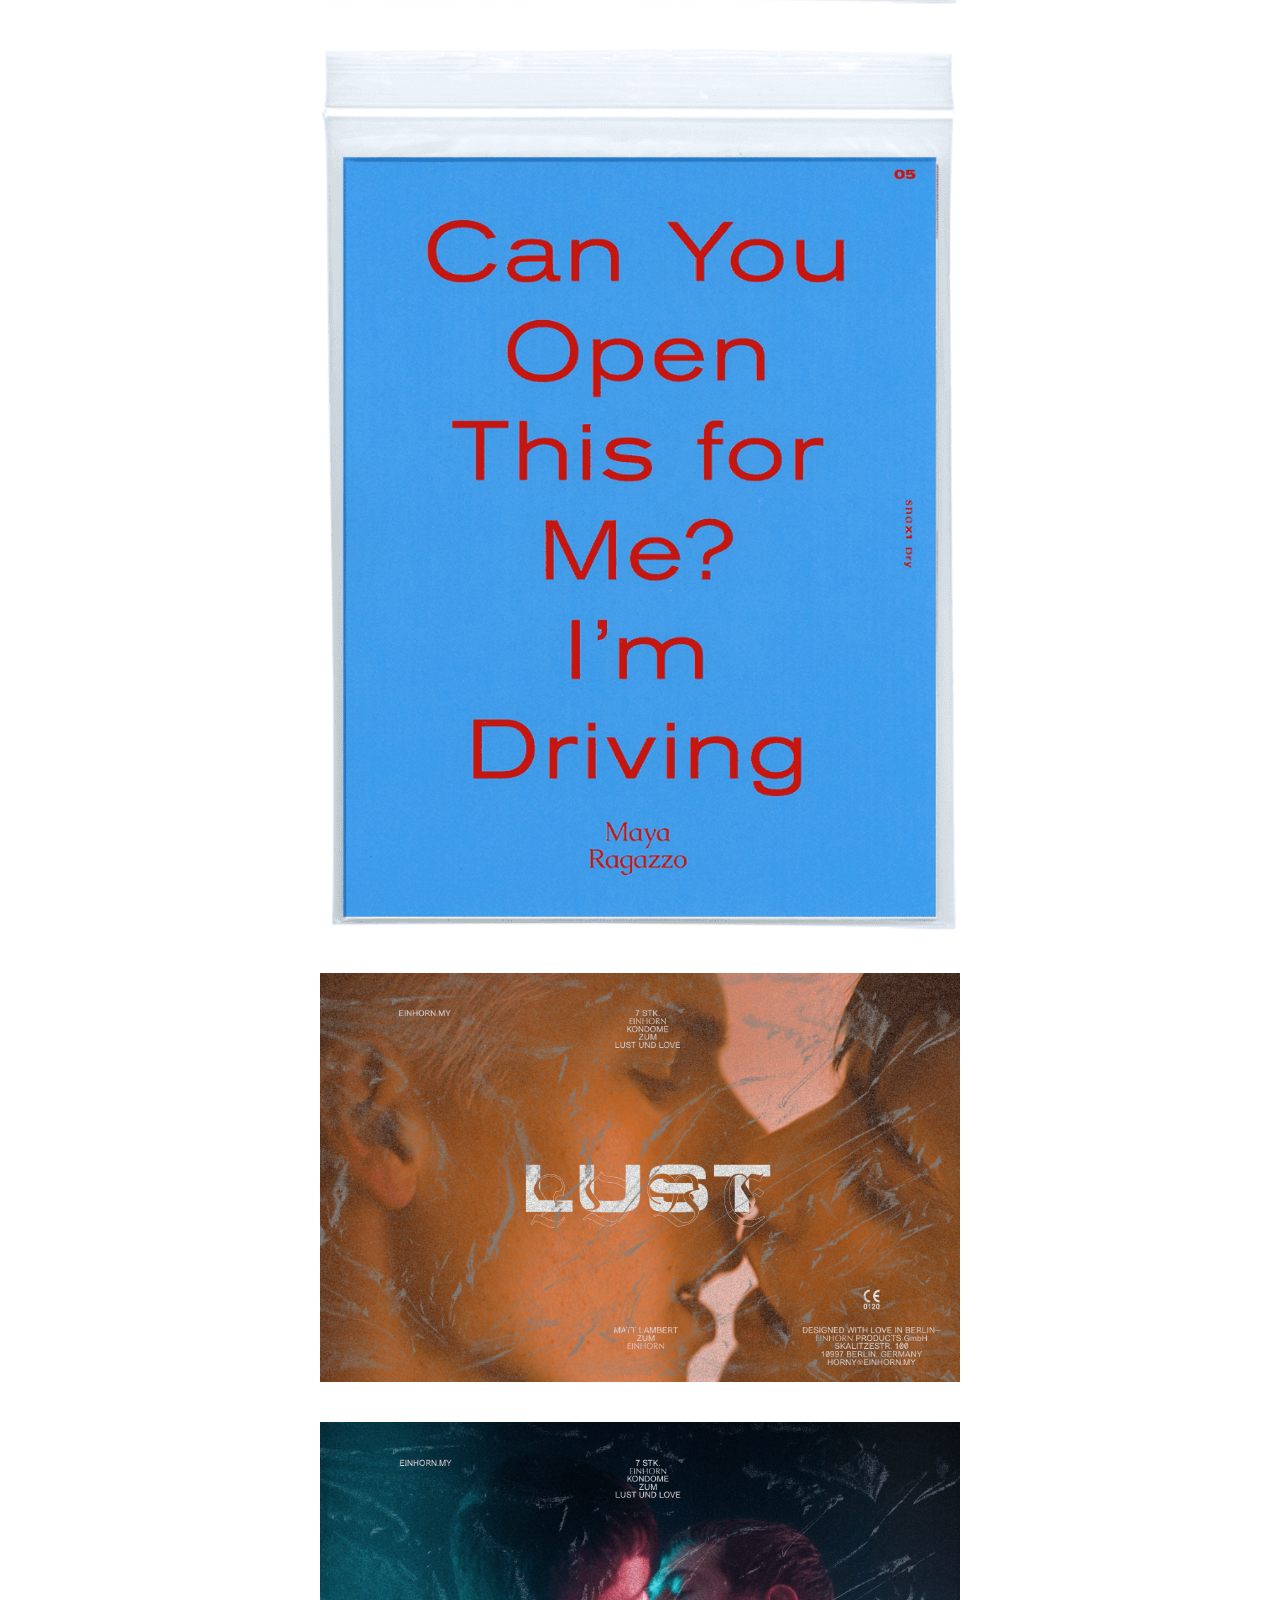
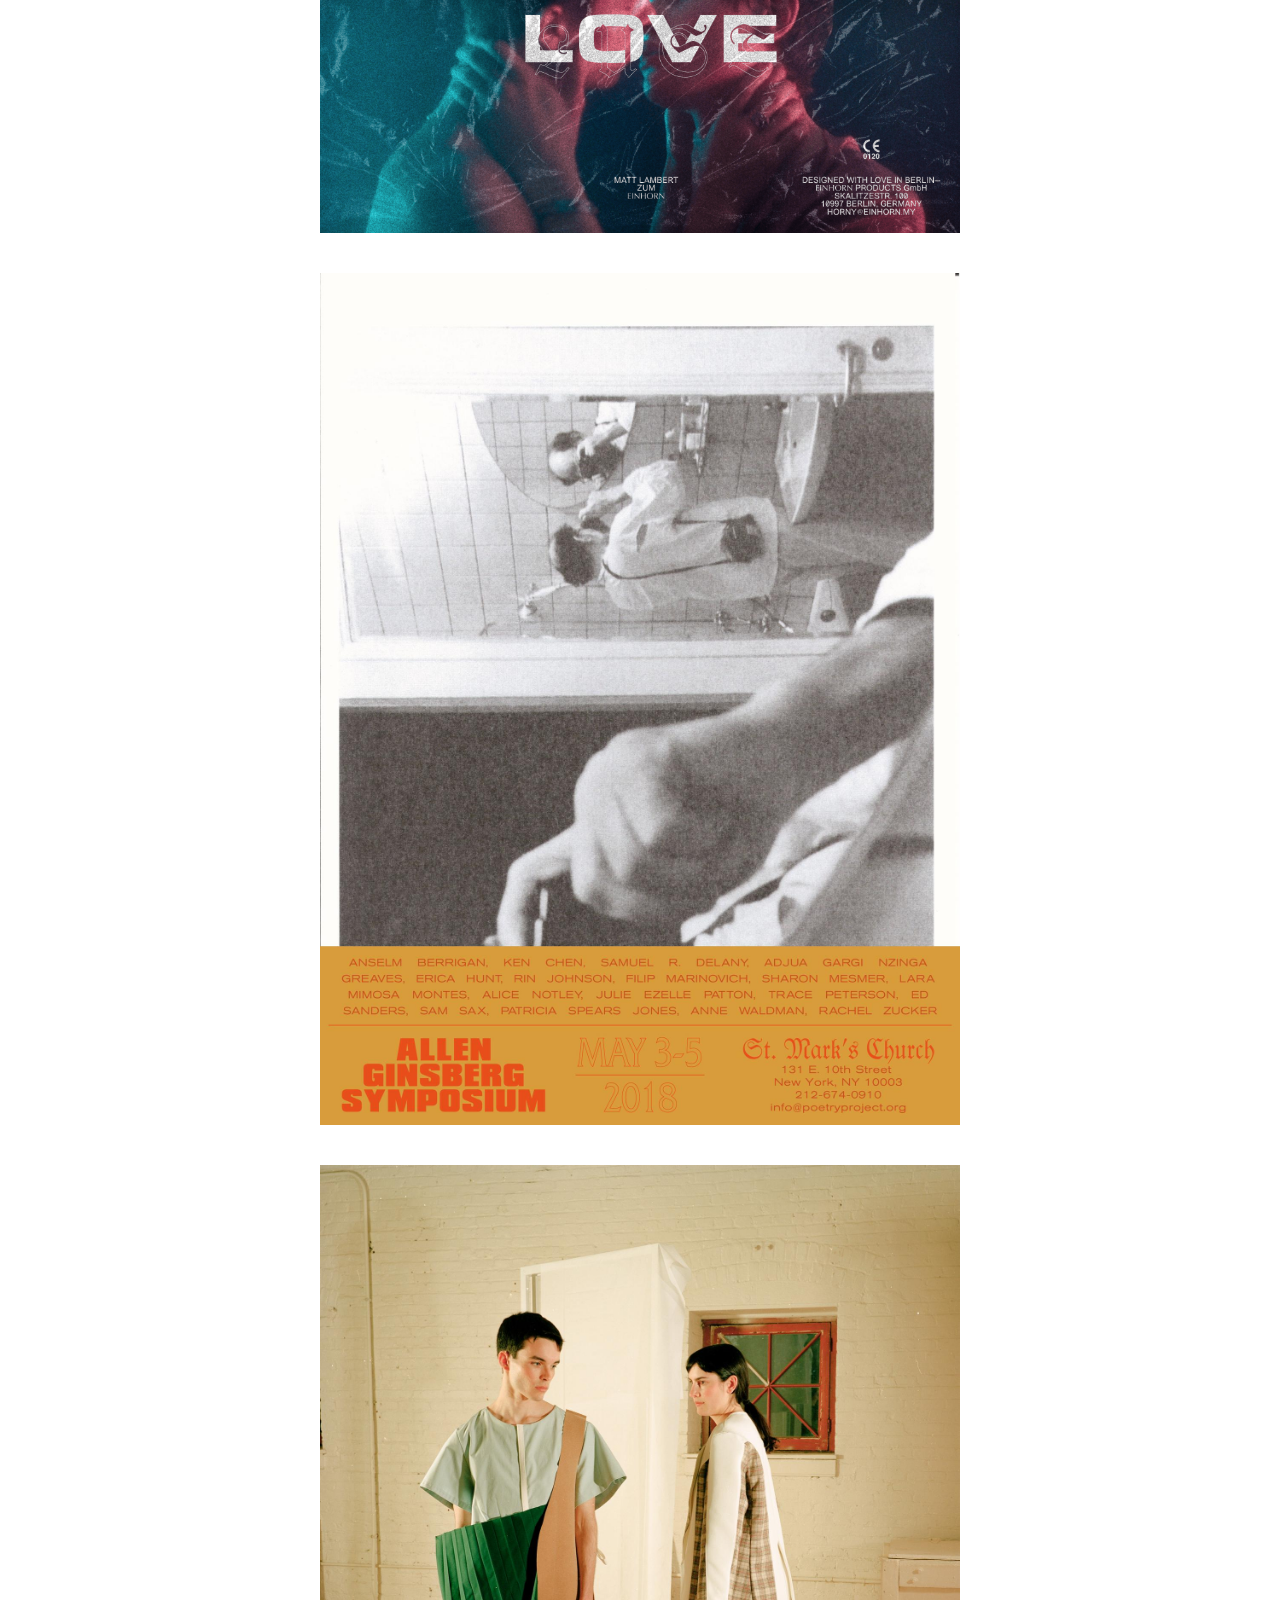
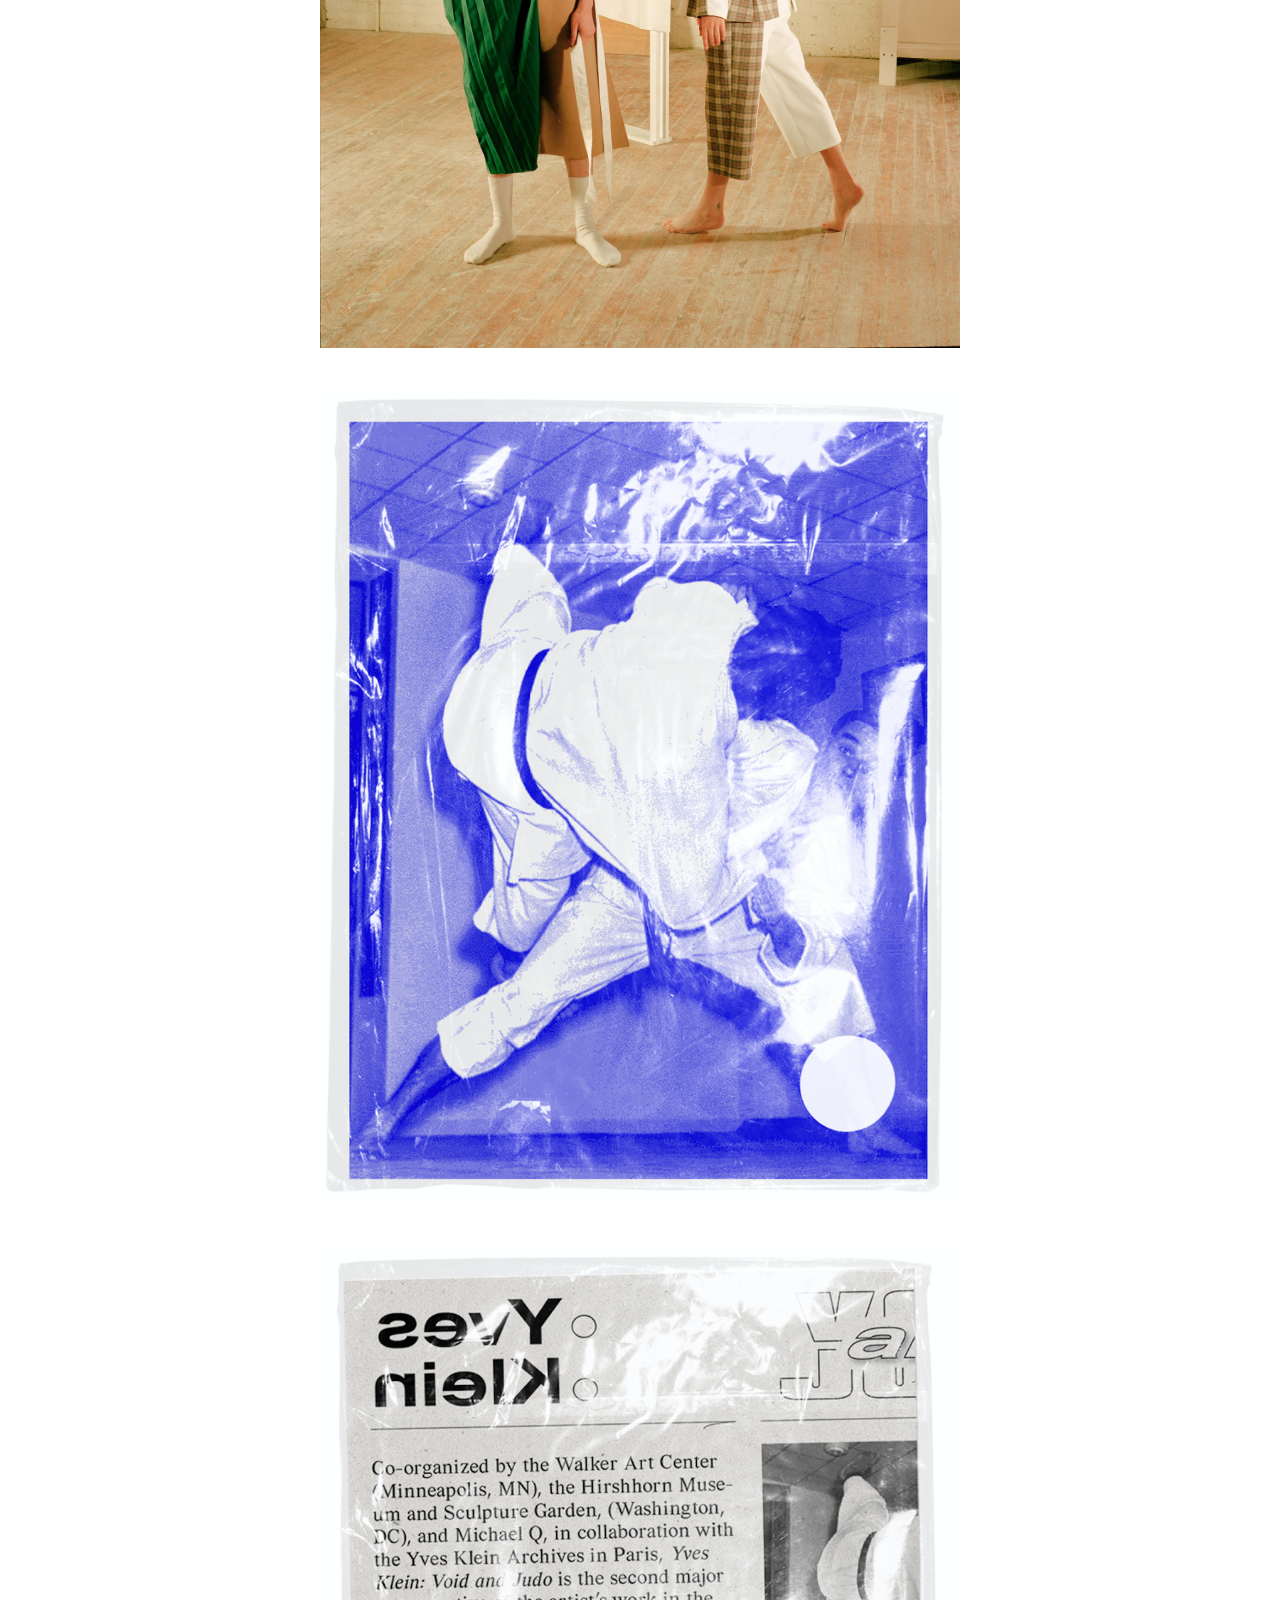
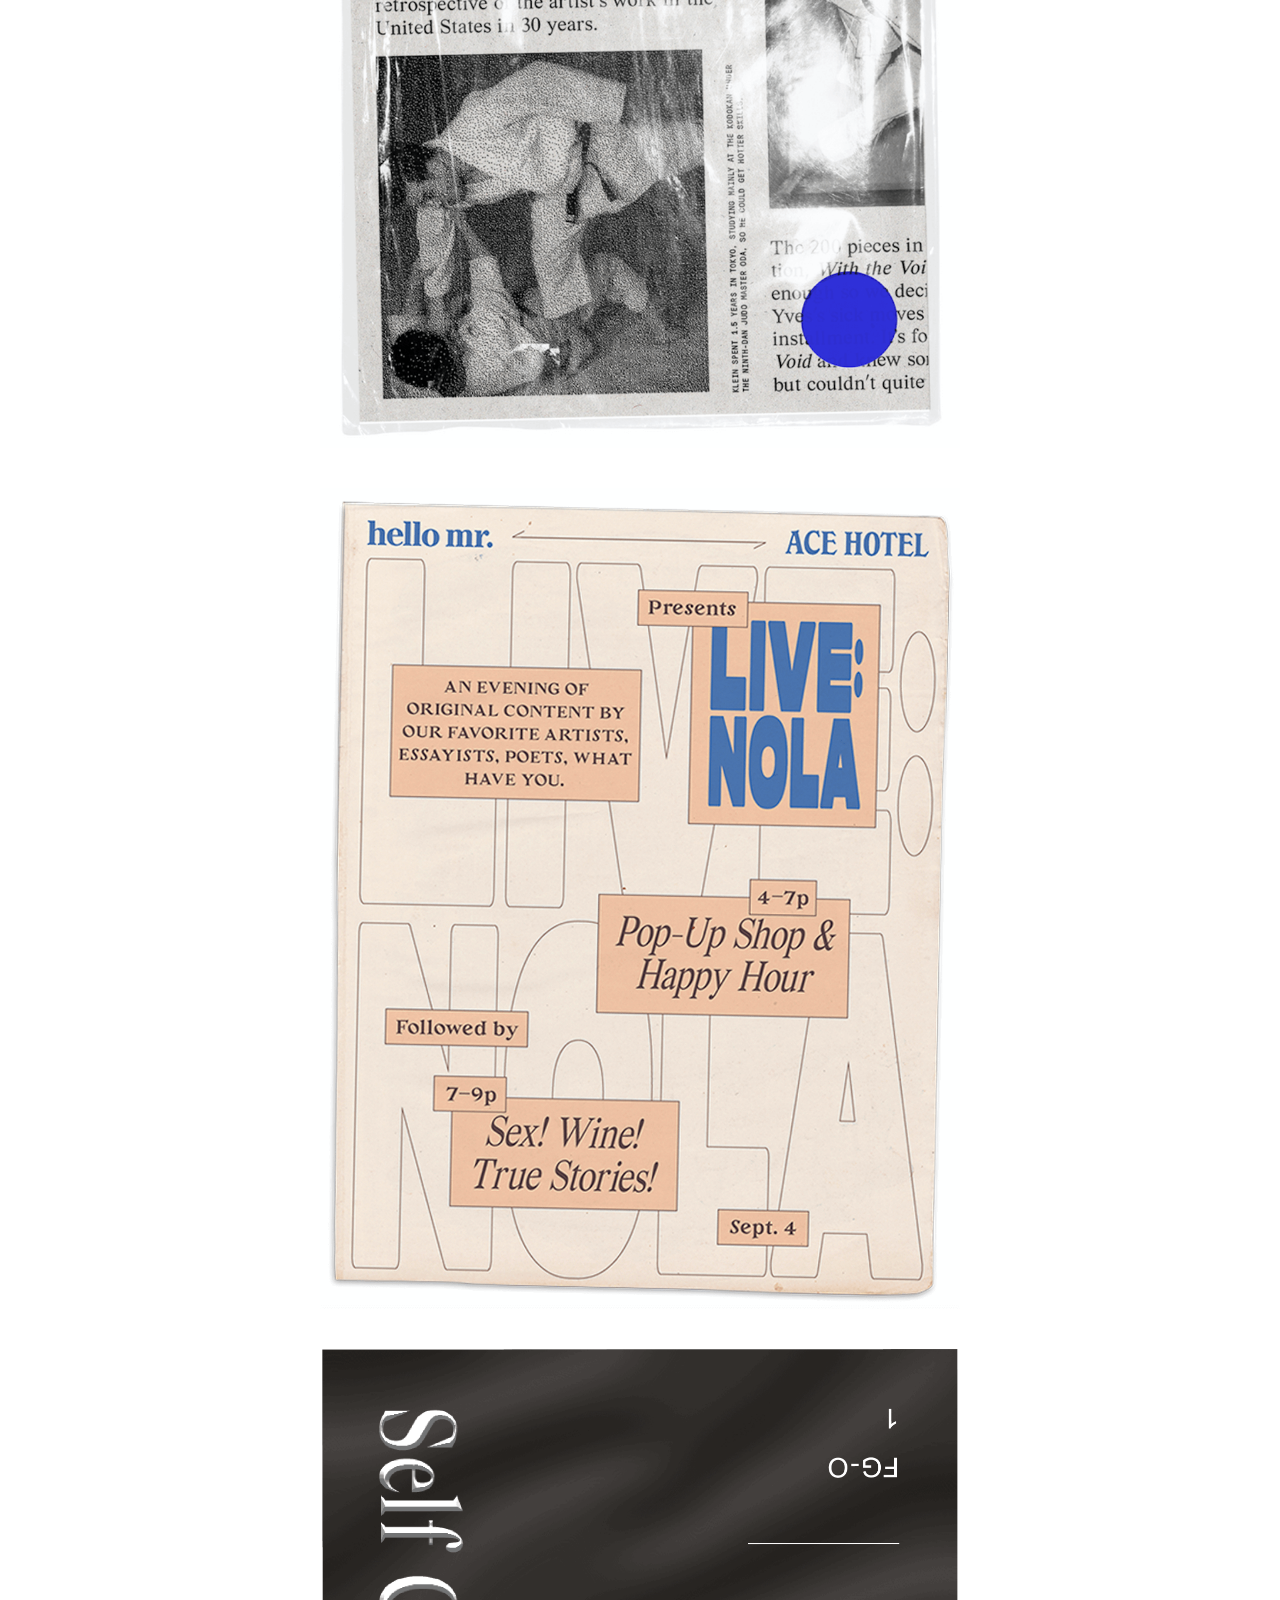
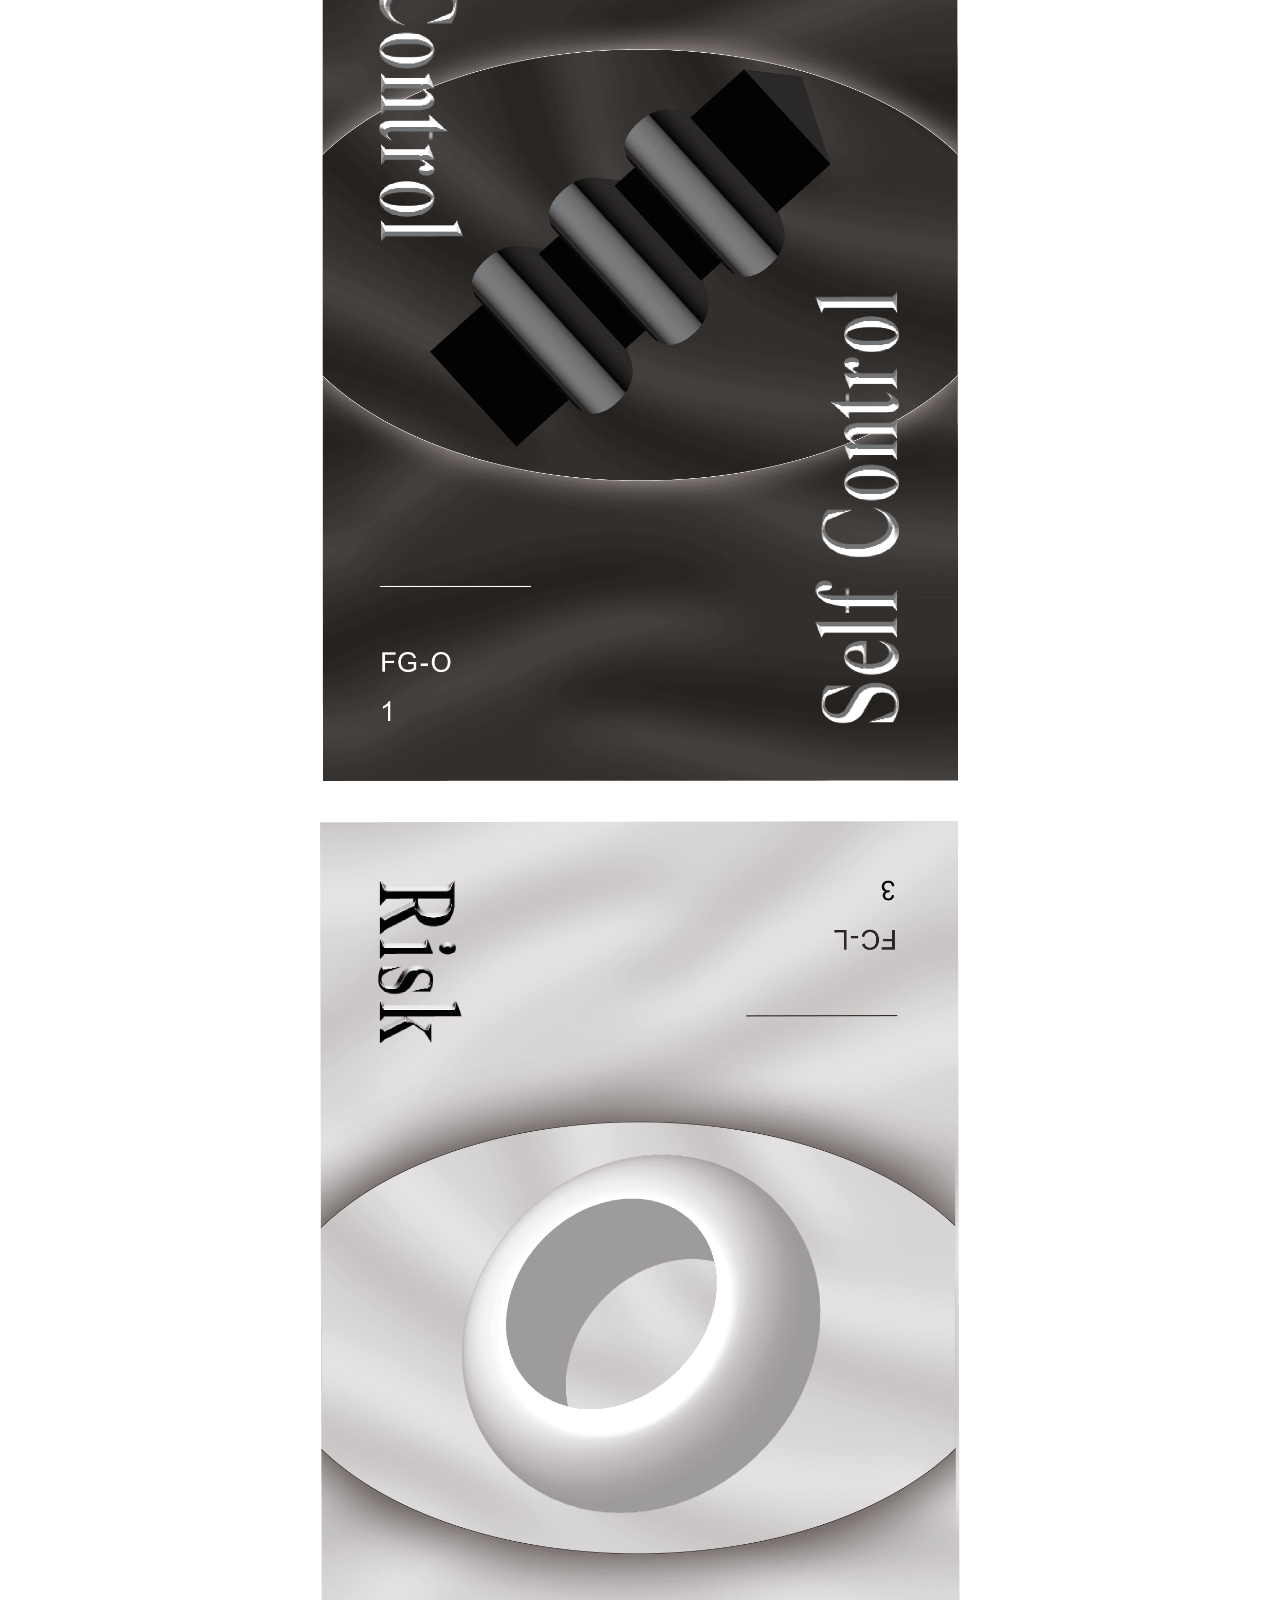
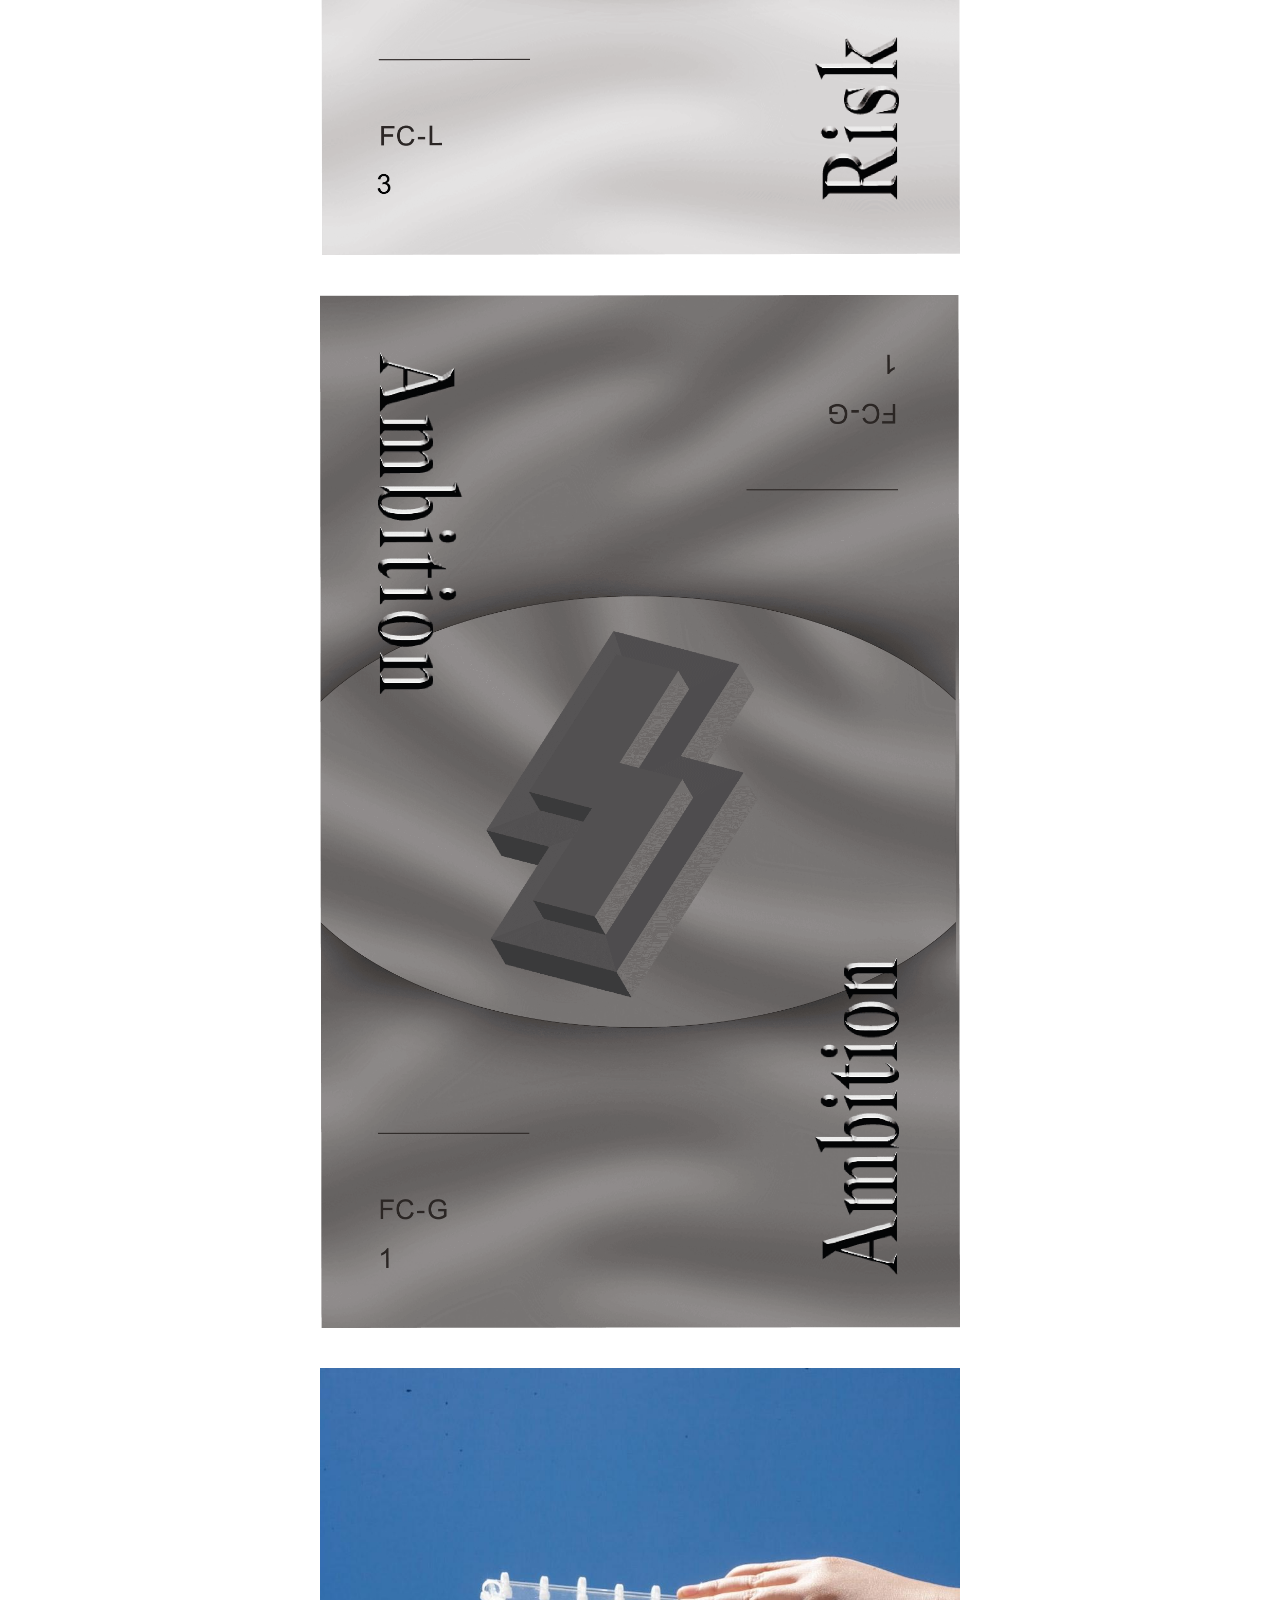
<file: work.html>
<!DOCTYPE html>
<html>
    <head>
        <link rel="stylesheet" href="stylesheet.css">
        <link rel="icon" type="image/png" href="/favicon.png"/>
        <title>M.F.Q.</title>
      </head>
<body>

    <h1><a href="index.html">MICHAEL FRANCIS QUEDNAU</a></h1>
<h2><a href="about.html">?</a></h2>

<div>
    <img src="1.png">
    <img src="2.png">
    <img src="3.png">
    <img src="4.png">
    <img src="5.png">
    <img src="6.gif">
    <img src="7.png">
    <img src="8.png">
    <img src="9.png">
    <img src="love1.png">
    <img src="love2.png">
    <img src="11.png">
    <img src="12.png">
    <img src="13.png">
    <img src="14.png">
    <img src="15.png">
    <img src="16.png">
    <img src="17.png">
    <img src="18.png">
    <img src="19.png">
    <img src="20.png">
    <img src="21.png">
    <img src="22.png">
    <img src="23.png">
    <img src="28.png">
    <img src="29.png">
    <img src="30.png">
    <img src="31.png">
    <img src="32.png">
    <img src="33.png">
    <img src="34.png">
</div>

</body>
</html>
</file>
<file: stylesheet.css>
body {
    margin: 0px;
}

a, a:visited {
    text-decoration: none;
    color:black;
}

h1 {
    font-family: Arial;
    font-size: .9rem;
    font-weight: normal;
    letter-spacing: 0.2px;
    position: fixed;
    margin: 0px;
    left: 15px;
    top: 15px;
}
h1:hover, a:hover{
    background-color: rgba(255, 230, 102, 1);
    cursor: pointer;
}

h2 {
    font-family: Arial;
    font-size: .9rem;
    font-weight: normal;
    letter-spacing: 0.2px;
    position: fixed;
    margin: 0px;
    right: 15px;
    top: 15px;
}

h2:hover{
    background-color: rgba(255, 230, 102, 1);
    cursor: pointer;
}

#info {
    font-family: Arial;
    font-size: .9rem;
    letter-spacing: 0.2px;
    font-weight: normal;
    text-align: center;
    position: fixed;
    display: inline-block;
    max-width: 50%;
    top: 50%;
    left: 50%;
    margin-right: -50%;
    transform: translate(-50%, -50%)
}

img {
     display: block;
  margin-left: auto;
  margin-right: auto;
  width: 50%;
    padding: 20px;
}

a:link {
  text-decoration: none;
  color: black;
}
a:visited {
  text-decoration: none;
  color: black;
}
a:hover {
  text-decoration: none;
  color: black;
}
a:active {
  text-decoration: none;
  color: black;
}
/* Style the Image Used to Trigger the Modal */
.myImg {
   cursor: pointer;
   transition: 0.3s;
   z-index: 2;
}

.myImg:hover {
  filter: blur(2px);
}

/* The Modal (background) */
.modal {
  color: #ffe6e6;
   display: none; /* Hidden by default */
   position: fixed; /* Stay in place */
   z-index: 2; /* Sit on top */
   padding-top: 100px; /* Location of the box */
   left: 0;
   top: 0;
   width: 100%; /* Full width */
   height: 100%; /* Full height */
   overflow: auto; /* Enable scroll if needed */
   background-color: white); /* Fallback color */
   background-color: white; /* Black w/ opacity */
}

/* Modal Content (Image) */
.modal-content {
   margin: auto;
   width: inherit;
   max-width: 700px;
   display: block;
}

/* Caption of Modal Image (Image Text) - Same Width as the Image */
#caption {
   margin: auto;
   display: block;
   width: 100%;
   max-width: 700px;
   text-align: center;
   color: white;
   padding: 10px 0;
   height: 300px;
   font-family: "Arial";
   font-size: .9rem;
   font-weight: 100;
}

/* Add Animation - Zoom in the Modal */
.modal-content, #caption {
   -webkit-animation-name: zoom;
   -webkit-animation-duration: 0.6s;
   animation-name: zoom;
   animation-duration: 0.6s;
}

@-webkit-keyframes zoom {
   from {-webkit-transform:scale(0)}
   to {-webkit-transform:scale(1)}
}

@keyframes zoom {
   from {transform:scale(0)}
   to {transform:scale(1)}
}

/* The Close Button */
.close {
   position: fixed;
   top: 20px;
   right: 35px;
   color: black;
   font-size: 4vh;
   font-weight: bold;
   transition: 0.3s;
}

.close:hover,
.close:focus {
   color: rgba(0,0,0,0.1);
   text-decoration: none;
   cursor: pointer;
}

/* 100% Image Width on Smaller Screens */
@media only screen and (max-width: 700px){
   .modal-content {
       width: 100%;
   }
}

iframe {
  max-width: 90%;
  margin: 40px;
  height: 400px;
}
img {
   max-width: 90%;
     display: block;
  margin-left: auto;
  margin-right: auto;
  width: 50%;
 }

#one {
  display:  block;
  width: 20%;

}

#two {
  display: block;
  width: 40%;
}

#three {
  display: block;
  width: 80%;
  margin: 40px;
}
</file>
